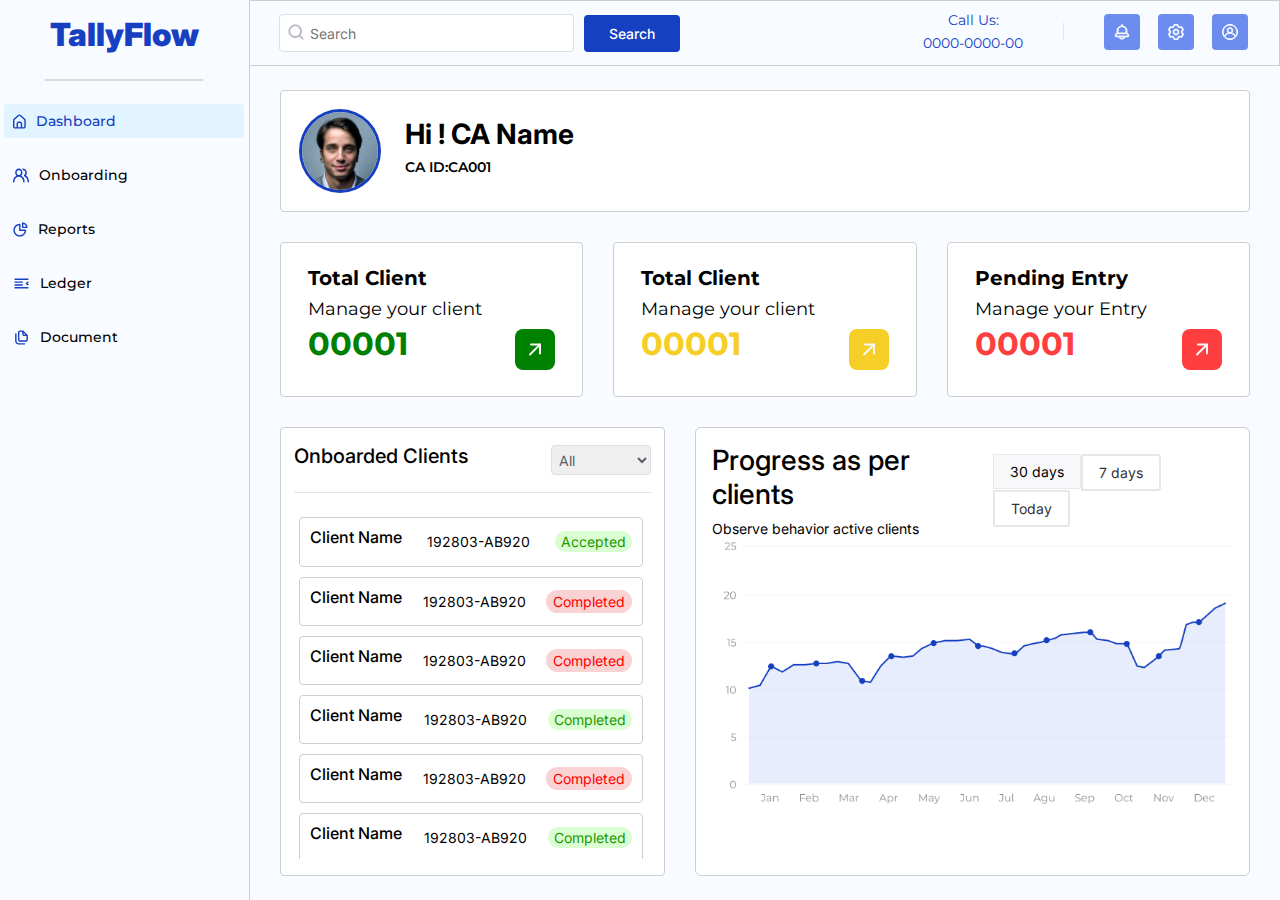
<file: index.html>
<!DOCTYPE html>
<html lang="en">

<head>
    <meta charset="UTF-8">
    <meta name="viewport" content="width=device-width, initial-scale=1.0">
    <title>CA Dashboard</title>
    <link rel="stylesheet" href="css/bootstrap.min.css">
    <script src="js/jqerry.js"></script>
    <script src="js/bootstrap.bundle.min.js"></script>
    <script src="js/script.js"></script>
    <link rel="stylesheet" href="css/global.css">
</head>

<body>

    <section class="main-frame">
        <div class="sidebar-frame">
            <div class="frame-group">
                <div class="tallyflow-frame">
                    <a class="TallyFlow">TallyFlow</a>
                    <img class="frame-child" alt="" src="img/vector-190.svg">
                </div>

                <nav class="nav-content-frame">
                    <!-- <div class="nav-component-parent"> -->
                    <a class="sidebar-navs-links active-links" href="index.html">
                        <img src="img/management-icon.svg" alt="icon"><span>Dashboard</span>
                    </a>

                    <a class="sidebar-navs-links" href="onboarding.html">
                        <img src="img/user-management.svg" alt="icon"><span>Onboarding</span>
                    </a>

                    <a class="sidebar-navs-links" href="reports.html">
                        <img src="img/reposrts_bar.svg" alt="icon"><span>Reports</span>
                    </a>


                    <a class="sidebar-navs-links" href="ledger.html">
                        <img src="img/sidebar_ledger.svg" alt="icon"><span>Ledger</span>
                    </a>

                    <a class="sidebar-navs-links" href="document.html">
                        <img src="img/sidebar_document.svg" alt="icon"><span>Document</span>
                    </a>
                    <!-- </div> -->
                </nav>
            </div>
        </div>
        <div class="main-section-component">
            <!-- top section -->
            <header class="top-section">
                <div class="top-serch-bar">
                    <img src="img/iconsearch@2x.png " class="abosolute-img" width="20px" height="20px" alt="">
                    <input type="text" name="search" class="Search" placeholder="Search">
                    <input type="button" value="Search" class="search-btn ">
                </div>

                <div class="call-notification">
                    <div class="call">
                        <a class="call-us">Call Us:</a>
                        <a class="call-us1">0000-0000-00</a>
                    </div>
                    <img class="call-icon" alt="" src="img/call-icon.svg">
                    <div class="notifications">
                        <div class="buttons " id="notification-btn">
                            <img class="notification-icon" loading="lazy" alt="notification" src="img/notification.svg">
                        </div>
                        <div class="buttons">
                            <img class="notification-icon" loading="lazy" alt="notification" src="img/setting.svg">
                        </div>
                        <div class="buttons profile-btn" id="profile-btn">
                            <img class="user-icon" loading="lazy" id="profile-toggle" alt="notification"
                                src="img/user.svg">
                            <div class="profile-section " id="profile-section" style="display:none;">
                                <div class="profile-name-content">
                                    <div>
                                        <img class="profile-image" src="img/profile-card.png" alt="profile"></img>
                                    </div>
                                    <div class="flex-name-id">
                                        <h4><b>CA Name</b></h4>
                                        <p>USer ID : <span> CA0001</span></p>
                                        <p>Email : <span> ca001@gmail.com</span></p>
                                        <p>Type : <span>ca</span></p>
                                    </div>
                                </div>
                                <a href="#" class="text-right text-danger">
                                    <span><img src="img/logout.svg" alt="logout"></span> Sign Out</a>
                                <div class="profile-box"></div>
                                <div class="profile-box"></div>
                                <div class="profile-box"></div>
                                <div class="profile-box"></div>
                            </div>
                        </div>
                    </div>
                </div>
            </header>
            <!-- top section -->

            <div class="middle-frame-section pt-4 home-middle-section">
                <div class="container-fluid section-frame">
                    <div class="col-lg-12 col-sm-12 col-md-12 ">
                        <div class="CA-profile bg-white">
                            <div class="profile-icon">
                                <img src="img/ca_profile_img.jpg" class="profile" alt="profile">
                            </div>
                            <div class="ca-detail ml-4">
                                <h3 class="ca-name">Hi ! CA Name</h3>
                                <h6 class="ca-id"> CA ID:CA001</h6>
                            </div>
                        </div>
                    </div>
                    <div class="container-fluid row m-0  card-row">
                        <div class="component-box component-171">
                            <div class="frame-div">
                                <div>
                                    <h5><b>Total Client</b></h5>
                                    <p>Manage your client</p>
                                </div>
                                <div class="client-count">
                                    <div class="client-number">
                                        <h2><b>00001</b></h2>
                                    </div>
                                    <div class="arrow1">
                                        <img class="icons1" loading="lazy" alt="" src="img/icons.svg">
                                    </div>
                                </div>
                            </div>
                        </div>

                        <div class="component-box component-172">
                            <div class="frame-div">
                                <div>
                                    <h5><b>Total Client</b></h5>
                                    <p>Manage your client</p>
                                </div>
                                <div class="pending-reports">
                                    <div class="pending-reports-number">
                                        <h2><b>00001</b></h2>
                                    </div>
                                    <div class="arrow1 ">
                                        <img class="icons1 " loading="lazy" alt="" src="img/icons.svg">
                                    </div>
                                </div>
                            </div>
                        </div>
                        <div class="component-box component-173">
                            <div class="frame-div">
                                <div>
                                    <h5><b>Pending Entry</b></h5>
                                    <p>Manage your Entry</p>
                                </div>
                                <div class="pending-entry">
                                    <div class="pending-entry-number">
                                        <h2><b>00001</b></h2>
                                    </div>
                                    <div class="arrow1">
                                        <img class="icons1" loading="lazy" alt="" src="img/icons.svg">
                                    </div>
                                </div>
                            </div>
                        </div>
                    </div>
                    <div class="container-fluid  onboarding-row ">
                        <div class="box-t">
                            <div class="onboarding-clients">
                                <div class="onboarding-header">
                                    <h5>Onboarded Clients</h5>
                                    <div>
                                        <form action="">
                                            <select class="select-option">
                                                <option value="All" selected>All</option>
                                                <option value="New clients">New Clients</option>
                                                <option value="Pending">Pending</option>
                                                <option value="Success">Success</option>
                                            </select>
                                        </form>
                                    </div>
                                </div>
                                <hr>
                                <div class="onboarding-client-list ">
                                    <div class="client-data">
                                        <h6>Client Name</h6>
                                        <p>192803-AB920</p>
                                        <p class="status-completed">Accepted</p>
                                    </div>
                                    <div class="client-data">
                                        <h6>Client Name</h6>
                                        <p>192803-AB920</p>
                                        <p class="status-pending">Completed</p>
                                    </div>
                                    <div class="client-data">
                                        <h6>Client Name</h6>
                                        <p>192803-AB920</p>
                                        <p class="status-pending">Completed</p>
                                    </div>
                                    <div class="client-data">
                                        <h6>Client Name</h6>
                                        <p>192803-AB920</p>
                                        <p class="status-completed">Completed</p>
                                    </div>
                                    <div class="client-data">
                                        <h6>Client Name</h6>
                                        <p>192803-AB920</p>
                                        <p class="status-pending">Completed</p>
                                    </div>
                                    <div class="client-data">
                                        <h6>Client Name</h6>
                                        <p>192803-AB920</p>
                                        <p class="status-completed">Completed</p>
                                    </div>
                                    <div class="client-data">
                                        <h6>Client Name</h6>
                                        <p>192803-AB920</p>
                                        <p class="status-pending">Completed</p>
                                    </div>

                                </div>
                            </div>
                        </div>
                        <div class="chart-box">
                            <div class="chart-header">
                                <div>
                                    <h3>Progress as per clients</h3>
                                    <p>Observe behavior active clients</p>
                                </div>
                                <div>
                                    <ul class="nav nav-tabs days  bg-white" id="myTab" role="tablist">
                                        <li class="nav-item " role="presentation">
                                            <a class="nav-link  active" id="home-tab" data-toggle="tab" href="#home"
                                                role="tab" aria-controls="home" aria-selected="true">30 days</a>
                                        </li>
                                        <li class="nav-item " role="presentation">
                                            <a class="nav-link " id="profile-tab" data-toggle="tab" href="#profile"
                                                role="tab" aria-controls="profile" aria-selected="false">7 days</a>
                                        </li>
                                        <li class="nav-item " role="presentation">
                                            <a class="nav-link " id="contact-tab" data-toggle="tab" href="#contact"
                                                role="tab" aria-controls="contact" aria-selected="false">Today</a>
                                        </li>
                                    </ul>
                                </div>
                            </div>
                            <div class="chart-img">
                                <div class="tab-content" id="myTabContent">
                                    <div class="tab-pane fade show active" id="home" role="tabpanel"
                                        aria-labelledby="home-tab">
                                        <img src="img/chart1.png" class="img-fluid" alt="Line and bar chart">
                                    </div>
                                    <div class="tab-pane fade" id="profile" role="tabpanel"
                                        aria-labelledby="profile-tab">
                                        <img src="img/chart1.png" class="img-fluid" alt="Line and bar chart">
                                    </div>
                                    <div class="tab-pane fade" id="contact" role="tabpanel"
                                        aria-labelledby="contact-tab">
                                        <img src="img/chart1.png" class="img-fluid" alt="Line and bar chart">
                                    </div>
                                </div>
                            </div>
                        </div>

                    </div>
                </div>
                <br>
                <div class="bg-white">
                    <div class="container-fluid table-data">
                        <div class="rows-header">
                            <div>
                                <b>
                                    <h3 class="recent-reports">Recent Reports</h3>
                                </b>
                                <p class="reports-para">Keep track of your latest client reports with easy access and
                                    management</p>
                            </div>
                            <br>
                            <div class="button-p">
                                <a class="add d-block px-3 py-0 bg-white text-center border-btn">
                                    <h4>+</h4>
                                </a>
                                <a class="add d-block px-3 py-2 bg-white text-center border-btn"><img
                                        src="img/share.svg" alt="icon"></a>
                                <a class="add d-block px-3 py-2 bg-white text-center border-btn"><img
                                        src="img/icons-6.svg" alt="icon"> Filter</a>
                            </div>
                        </div>
                        <br>
                        <div class="recent-report-list">
                            <ul class="nav nav-tabs" id="myTab" role="tablist">
                                <li class="nav-item">
                                    <a class="nav-link active" id="today-tab" data-toggle="tab" href="#today" role="tab"
                                        aria-controls="today" aria-selected="true">Today</a>
                                </li>
                                <li class="nav-item">
                                    <a class="nav-link" id="seven-days-tab" data-toggle="tab" href="#seven-days"
                                        role="tab" aria-controls="seven-days" aria-selected="false">7 days</a>
                                </li>
                                <li class="nav-item">
                                    <a class="nav-link" id="thirty-days-tab" data-toggle="tab" href="#thirty-days"
                                        role="tab" aria-controls="thirty-days" aria-selected="false">30 days</a>
                                </li>
                                <li class="nav-item">
                                    <a class="nav-link" id="last-year-tab" data-toggle="tab" href="#last-year"
                                        role="tab" aria-controls="last-year" aria-selected="false">Last Year</a>
                                </li>
                            </ul>

                            <div class="reposrts-row mt-3">
                                <div class="reposrts-heading">
                                    <b>
                                        <p>Client Name</p>
                                    </b>
                                    <b>
                                        <p>Date</p>
                                    </b>
                                    <b>
                                        <p>Status</p>
                                    </b>
                                    <b>
                                        <p>PAN No.</p>
                                    </b>
                                    <b>
                                        <p>Quick Actions</p>
                                    </b>
                                </div>

                                <div class="tab-content" id="myTabContent">
                                    <div class="tab-pane fade show active" id="today" role="tabpanel"
                                        aria-labelledby="today-tab">
                                        <!-- today reports -->
                                        <div class="reports-row-data">
                                            <div class="client-name">
                                                <input type="checkbox" name="check" id="check">
                                                <div>
                                                    <h6>client name</h6>
                                                    <p>192803-AB920</p>
                                                </div>
                                            </div>
                                            <div class="date">09/06/2023</div>
                                            <div>
                                                <p class="status-completed">

                                                    accepted
                                                </p>
                                            </div>
                                            <div class="pan-number">FPKPD5658D</div>
                                            <div class="tool-icon">
                                                <a href="#"><img src="img/uiledit.svg" alt="icon"></a>
                                                <a href="#"><img src="img/uilprint.svg" alt="icon"></a>
                                                <a href="#"><img src="img/uilimport.svg" alt="icon"></a>
                                            </div>
                                        </div>

                                        <div class="reports-row-data">
                                            <div class="client-name">
                                                <input type="checkbox" name="check" id="check">
                                                <div>
                                                    <h6>client name</h6>
                                                    <p>192803-AB920</p>
                                                </div>
                                            </div>
                                            <div class="date">09/06/2023</div>
                                            <div>
                                                <p class="status-pending"> pending </p>
                                            </div>
                                            <div class="pan-number">FPKPD5658D</div>
                                            <div class="tool-icon">
                                                <a href="#"><img src="img/uiledit.svg" alt="icon"></a>
                                                <a href="#"><img src="img/uilprint.svg" alt="icon"></a>
                                                <a href="#"><img src="img/uilimport.svg" alt="icon"></a>
                                            </div>
                                        </div>


                                        <div class="reports-row-data">
                                            <div class="client-name">
                                                <input type="checkbox" name="check" id="check">
                                                <div>
                                                    <h6>client name</h6>
                                                    <p>192803-AB920</p>
                                                </div>
                                            </div>
                                            <div class="date">09/06/2023</div>
                                            <div>
                                                <p class="status-completed">

                                                    accepted
                                                </p>
                                            </div>
                                            <div class="pan-number">FPKPD5658D</div>
                                            <div class="tool-icon">
                                                <a href="#"><img src="img/uiledit.svg" alt="icon"></a>
                                                <a href="#"><img src="img/uilprint.svg" alt="icon"></a>
                                                <a href="#"><img src="img/uilimport.svg" alt="icon"></a>
                                            </div>
                                        </div>

                                        <div class="reports-row-data">
                                            <div class="client-name">
                                                <input type="checkbox" name="check" id="check">
                                                <div>
                                                    <h6>client name</h6>
                                                    <p>192803-AB920</p>
                                                </div>
                                            </div>
                                            <div class="date">09/06/2023</div>

                                            <div>
                                                <p class="status-pending"> pending </p>
                                            </div>

                                            <div class="pan-number">FPKPD5658D</div>
                                            <div class="tool-icon">
                                                <a href="#"><img src="img/uiledit.svg" alt="icon"></a>
                                                <a href="#"><img src="img/uilprint.svg" alt="icon"></a>
                                                <a href="#"><img src="img/uilimport.svg" alt="icon"></a>
                                            </div>
                                        </div>


                                        <div class="reports-row-data">
                                            <div class="client-name">
                                                <input type="checkbox" name="check" id="check">
                                                <div>
                                                    <h6>client name</h6>
                                                    <p>192803-AB920</p>
                                                </div>
                                            </div>
                                            <div class="date">09/06/2023</div>
                                            <div>
                                                <p class="status-completed">

                                                    accepted
                                                </p>
                                            </div>
                                            <div class="pan-number">FPKPD5658D</div>
                                            <div class="tool-icon">
                                                <a href="#"><img src="img/uiledit.svg" alt="icon"></a>
                                                <a href="#"><img src="img/uilprint.svg" alt="icon"></a>
                                                <a href="#"><img src="img/uilimport.svg" alt="icon"></a>
                                            </div>
                                        </div>



                                        <div class="reports-row-data">
                                            <div class="client-name">
                                                <input type="checkbox" name="check" id="check">
                                                <div>
                                                    <h6>client name</h6>
                                                    <p>192803-AB920</p>
                                                </div>
                                            </div>
                                            <div class="date">09/06/2023</div>
                                            <div>
                                                <p class="status-completed">

                                                    accepted
                                                </p>
                                            </div>
                                            <div class="pan-number">FPKPD5658D</div>
                                            <div class="tool-icon">
                                                <a href="#"><img src="img/uiledit.svg" alt="icon"></a>
                                                <a href="#"><img src="img/uilprint.svg" alt="icon"></a>
                                                <a href="#"><img src="img/uilimport.svg" alt="icon"></a>
                                            </div>
                                        </div>



                                        <div class="reports-row-data">
                                            <div class="client-name">
                                                <input type="checkbox" name="check" id="check">
                                                <div>
                                                    <h6>client name</h6>
                                                    <p>192803-AB920</p>
                                                </div>
                                            </div>
                                            <div class="date">09/06/2023</div>

                                            <div>
                                                <p class="status-pending">pending </p>
                                            </div>

                                            <div class="pan-number">FPKPD5658D</div>
                                            <div class="tool-icon">
                                                <a href="#"><img src="img/uiledit.svg" alt="icon"></a>
                                                <a href="#"><img src="img/uilprint.svg" alt="icon"></a>
                                                <a href="#"><img src="img/uilimport.svg" alt="icon"></a>
                                            </div>
                                        </div>



                                        <div class="reports-row-data">
                                            <div class="client-name">
                                                <input type="checkbox" name="check" id="check">
                                                <div>
                                                    <h6>client name</h6>
                                                    <p>192803-AB920</p>
                                                </div>
                                            </div>
                                            <div class="date">09/06/2023</div>
                                            <div>
                                                <p class="status-pending"> pending </p>
                                            </div>
                                            <div class="pan-number">FPKPD5658D</div>
                                            <div class="tool-icon">
                                                <a href="#"><img src="img/uiledit.svg" alt="icon"></a>
                                                <a href="#"><img src="img/uilprint.svg" alt="icon"></a>
                                                <a href="#"><img src="img/uilimport.svg" alt="icon"></a>
                                            </div>
                                        </div>


                                        <div class="reports-row-data">
                                            <div class="client-name">
                                                <input type="checkbox" name="check" id="check">
                                                <div>
                                                    <h6>client name</h6>
                                                    <p>192803-AB920</p>
                                                </div>
                                            </div>
                                            <div class="date">09/06/2023</div>
                                            <div>
                                                <p class="status-completed">

                                                    accepted
                                                </p>
                                            </div>
                                            <div class="pan-number">FPKPD5658D</div>
                                            <div class="tool-icon">
                                                <a href="#"><img src="img/uiledit.svg" alt="icon"></a>
                                                <a href="#"><img src="img/uilprint.svg" alt="icon"></a>
                                                <a href="#"><img src="img/uilimport.svg" alt="icon"></a>
                                            </div>
                                        </div>
                                        <!-- today reports -->
                                    </div>

                                    <div class="tab-pane fade" id="seven-days" role="tabpanel"
                                        aria-labelledby="seven-days-tab">
                                        <!-- 7 days reports -->
                                        <div class="reports-row-data">
                                            <div class="client-name">
                                                <input type="checkbox" name="check" id="check">
                                                <div>
                                                    <h6>client name</h6>
                                                    <p>192803-AB920</p>
                                                </div>
                                            </div>
                                            <div class="date">09/06/2023</div>
                                            <div>
                                                <p class="status-completed">

                                                    accepted
                                                </p>
                                            </div>
                                            <div class="pan-number">FPKPD5658D</div>
                                            <div class="tool-icon">
                                                <a href="#"><img src="img/uiledit.svg" alt="icon"></a>
                                                <a href="#"><img src="img/uilprint.svg" alt="icon"></a>
                                                <a href="#"><img src="img/uilimport.svg" alt="icon"></a>
                                            </div>
                                        </div>


                                        <div class="reports-row-data">
                                            <div class="client-name">
                                                <input type="checkbox" name="check" id="check">
                                                <div>
                                                    <h6>client name</h6>
                                                    <p>192803-AB920</p>
                                                </div>
                                            </div>
                                            <div class="date">09/06/2023</div>
                                            <div>
                                                <p class="status-pending"> pending </p>
                                            </div>
                                            <div class="pan-number">FPKPD5658D</div>
                                            <div class="tool-icon">
                                                <a href="#"><img src="img/uiledit.svg" alt="icon"></a>
                                                <a href="#"><img src="img/uilprint.svg" alt="icon"></a>
                                                <a href="#"><img src="img/uilimport.svg" alt="icon"></a>
                                            </div>
                                        </div>



                                        <div class="reports-row-data">
                                            <div class="client-name">
                                                <input type="checkbox" name="check" id="check">
                                                <div>
                                                    <h6>client name</h6>
                                                    <p>192803-AB920</p>
                                                </div>
                                            </div>
                                            <div class="date">09/06/2023</div>
                                            <div>
                                                <p class="status-pending"> pending </p>
                                            </div>
                                            <div class="pan-number">FPKPD5658D</div>
                                            <div class="tool-icon">
                                                <a href="#"><img src="img/uiledit.svg" alt="icon"></a>
                                                <a href="#"><img src="img/uilprint.svg" alt="icon"></a>
                                                <a href="#"><img src="img/uilimport.svg" alt="icon"></a>
                                            </div>
                                        </div>



                                        <div class="reports-row-data">
                                            <div class="client-name">
                                                <input type="checkbox" name="check" id="check">
                                                <div>
                                                    <h6>client name</h6>
                                                    <p>192803-AB920</p>
                                                </div>
                                            </div>
                                            <div class="date">09/06/2023</div>
                                            <div>
                                                <p class="status-completed">

                                                    accepted
                                                </p>
                                            </div>
                                            <div class="pan-number">FPKPD5658D</div>
                                            <div class="tool-icon">
                                                <a href="#"><img src="img/uiledit.svg" alt="icon"></a>
                                                <a href="#"><img src="img/uilprint.svg" alt="icon"></a>
                                                <a href="#"><img src="img/uilimport.svg" alt="icon"></a>
                                            </div>
                                        </div>



                                        <div class="reports-row-data">
                                            <div class="client-name">
                                                <input type="checkbox" name="check" id="check">
                                                <div>
                                                    <h6>client name</h6>
                                                    <p>192803-AB920</p>
                                                </div>
                                            </div>
                                            <div class="date">09/06/2023</div>
                                            <div>
                                                <p class="status-completed">

                                                    accepted
                                                </p>
                                            </div>
                                            <div class="pan-number">FPKPD5658D</div>
                                            <div class="tool-icon">
                                                <a href="#"><img src="img/uiledit.svg" alt="icon"></a>
                                                <a href="#"><img src="img/uilprint.svg" alt="icon"></a>
                                                <a href="#"><img src="img/uilimport.svg" alt="icon"></a>
                                            </div>
                                        </div>



                                        <div class="reports-row-data">
                                            <div class="client-name">
                                                <input type="checkbox" name="check" id="check">
                                                <div>
                                                    <h6>client name</h6>
                                                    <p>192803-AB920</p>
                                                </div>
                                            </div>
                                            <div class="date">09/06/2023</div>
                                            <div>
                                                <p class="status-completed">

                                                    accepted
                                                </p>
                                            </div>
                                            <div class="pan-number">FPKPD5658D</div>
                                            <div class="tool-icon">
                                                <a href="#"><img src="img/uiledit.svg" alt="icon"></a>
                                                <a href="#"><img src="img/uilprint.svg" alt="icon"></a>
                                                <a href="#"><img src="img/uilimport.svg" alt="icon"></a>
                                            </div>
                                        </div>



                                        <div class="reports-row-data">
                                            <div class="client-name">
                                                <input type="checkbox" name="check" id="check">
                                                <div>
                                                    <h6>client name</h6>
                                                    <p>192803-AB920</p>
                                                </div>
                                            </div>
                                            <div class="date">09/06/2023</div>
                                            <div>
                                                <p class="status-pending"> pending </p>
                                            </div>
                                            <div class="pan-number">FPKPD5658D</div>
                                            <div class="tool-icon">
                                                <a href="#"><img src="img/uiledit.svg" alt="icon"></a>
                                                <a href="#"><img src="img/uilprint.svg" alt="icon"></a>
                                                <a href="#"><img src="img/uilimport.svg" alt="icon"></a>
                                            </div>
                                        </div>


                                        <div class="reports-row-data">
                                            <div class="client-name">
                                                <input type="checkbox" name="check" id="check">
                                                <div>
                                                    <h6>client name</h6>
                                                    <p>192803-AB920</p>
                                                </div>
                                            </div>
                                            <div class="date">09/06/2023</div>
                                            <div>
                                                <p class="status-completed">

                                                    accepted
                                                </p>
                                            </div>
                                            <div class="pan-number">FPKPD5658D</div>
                                            <div class="tool-icon">
                                                <a href="#"><img src="img/uiledit.svg" alt="icon"></a>
                                                <a href="#"><img src="img/uilprint.svg" alt="icon"></a>
                                                <a href="#"><img src="img/uilimport.svg" alt="icon"></a>
                                            </div>
                                        </div>
                                        <!-- 7 days reports -->
                                    </div>

                                    <div class="tab-pane fade" id="thirty-days" role="tabpanel"
                                        aria-labelledby="thirty-days-tab">

                                        <!-- 30 days reports -->
                                        <div class="reports-row-data">
                                            <div class="client-name">
                                                <input type="checkbox" name="check" id="check">
                                                <div>
                                                    <h6>client name</h6>
                                                    <p>192803-AB920</p>
                                                </div>
                                            </div>
                                            <div class="date">09/06/2023</div>
                                            <div>
                                                <p class="status-completed">

                                                    accepted
                                                </p>
                                            </div>
                                            <div class="pan-number">FPKPD5658D</div>
                                            <div class="tool-icon">
                                                <a href="#"><img src="img/uiledit.svg" alt="icon"></a>
                                                <a href="#"><img src="img/uilprint.svg" alt="icon"></a>
                                                <a href="#"><img src="img/uilimport.svg" alt="icon"></a>
                                            </div>
                                        </div>

                                        <div class="reports-row-data">
                                            <div class="client-name">
                                                <input type="checkbox" name="check" id="check">
                                                <div>
                                                    <h6>client name</h6>
                                                    <p>192803-AB920</p>
                                                </div>
                                            </div>
                                            <div class="date">09/06/2023</div>
                                            <div>
                                                <p class="status-completed">

                                                    accepted
                                                </p>
                                            </div>
                                            <div class="pan-number">FPKPD5658D</div>
                                            <div class="tool-icon">
                                                <a href="#"><img src="img/uiledit.svg" alt="icon"></a>
                                                <a href="#"><img src="img/uilprint.svg" alt="icon"></a>
                                                <a href="#"><img src="img/uilimport.svg" alt="icon"></a>
                                            </div>
                                        </div>


                                        <div class="reports-row-data">
                                            <div class="client-name">
                                                <input type="checkbox" name="check" id="check">
                                                <div>
                                                    <h6>client name</h6>
                                                    <p>192803-AB920</p>
                                                </div>
                                            </div>
                                            <div class="date">09/06/2023</div>
                                            <div>
                                                <p class="status-pending"> pending </p>
                                            </div>
                                            <div class="pan-number">FPKPD5658D</div>
                                            <div class="tool-icon">
                                                <a href="#"><img src="img/uiledit.svg" alt="icon"></a>
                                                <a href="#"><img src="img/uilprint.svg" alt="icon"></a>
                                                <a href="#"><img src="img/uilimport.svg" alt="icon"></a>
                                            </div>
                                        </div>


                                        <div class="reports-row-data">
                                            <div class="client-name">
                                                <input type="checkbox" name="check" id="check">
                                                <div>
                                                    <h6>client name</h6>
                                                    <p>192803-AB920</p>
                                                </div>
                                            </div>
                                            <div class="date">09/06/2023</div>
                                            <div>
                                                <p class="status-completed">

                                                    accepted
                                                </p>
                                            </div>
                                            <div class="pan-number">FPKPD5658D</div>
                                            <div class="tool-icon">
                                                <a href="#"><img src="img/uiledit.svg" alt="icon"></a>
                                                <a href="#"><img src="img/uilprint.svg" alt="icon"></a>
                                                <a href="#"><img src="img/uilimport.svg" alt="icon"></a>
                                            </div>
                                        </div>


                                        <div class="reports-row-data">
                                            <div class="client-name">
                                                <input type="checkbox" name="check" id="check">
                                                <div>
                                                    <h6>client name</h6>
                                                    <p>192803-AB920</p>
                                                </div>
                                            </div>
                                            <div class="date">09/06/2023</div>
                                            <div>
                                                <p class="status-completed">

                                                    accepted
                                                </p>
                                            </div>
                                            <div class="pan-number">FPKPD5658D</div>
                                            <div class="tool-icon">
                                                <a href="#"><img src="img/uiledit.svg" alt="icon"></a>
                                                <a href="#"><img src="img/uilprint.svg" alt="icon"></a>
                                                <a href="#"><img src="img/uilimport.svg" alt="icon"></a>
                                            </div>
                                        </div>

                                        <!-- 30 days reports -->
                                    </div>

                                    <div class="tab-pane fade" id="last-year" role="tabpanel"
                                        aria-labelledby="last-year-tab">
                                        <!-- last year reporst -->
                                        <div class="reports-row-data">
                                            <div class="client-name">
                                                <input type="checkbox" name="check" id="check">
                                                <div>
                                                    <h6>client name</h6>
                                                    <p>192803-AB920</p>
                                                </div>
                                            </div>
                                            <div class="date">09/06/2023</div>
                                            <div>
                                                <p class="status-pending">pending </p>
                                            </div>
                                            <div class="pan-number">FPKPD5658D</div>
                                            <div class="tool-icon">
                                                <a href="#"><img src="img/uiledit.svg" alt="icon"></a>
                                                <a href="#"><img src="img/uilprint.svg" alt="icon"></a>
                                                <a href="#"><img src="img/uilimport.svg" alt="icon"></a>
                                            </div>
                                        </div>



                                        <div class="reports-row-data">
                                            <div class="client-name">
                                                <input type="checkbox" name="check" id="check">
                                                <div>
                                                    <h6>client name</h6>
                                                    <p>192803-AB920</p>
                                                </div>
                                            </div>
                                            <div class="date">09/06/2023</div>
                                            <div>
                                                <p class="status-completed">

                                                    accepted
                                                </p>
                                            </div>
                                            <div class="pan-number">FPKPD5658D</div>
                                            <div class="tool-icon">
                                                <a href="#"><img src="img/uiledit.svg" alt="icon"></a>
                                                <a href="#"><img src="img/uilprint.svg" alt="icon"></a>
                                                <a href="#"><img src="img/uilimport.svg" alt="icon"></a>
                                            </div>
                                        </div>


                                        <div class="reports-row-data">
                                            <div class="client-name">
                                                <input type="checkbox" name="check" id="check">
                                                <div>
                                                    <h6>client name</h6>
                                                    <p>192803-AB920</p>
                                                </div>
                                            </div>
                                            <div class="date">09/06/2023</div>
                                            <div>
                                                <p class="status-pending"> pending </p>
                                            </div>
                                            <div class="pan-number">FPKPD5658D</div>
                                            <div class="tool-icon">
                                                <a href="#"><img src="img/uiledit.svg" alt="icon"></a>
                                                <a href="#"><img src="img/uilprint.svg" alt="icon"></a>
                                                <a href="#"><img src="img/uilimport.svg" alt="icon"></a>
                                            </div>
                                        </div>

                                        <div class="reports-row-data">
                                            <div class="client-name">
                                                <input type="checkbox" name="check" id="check">
                                                <div>
                                                    <h6>client name</h6>
                                                    <p>192803-AB920</p>
                                                </div>
                                            </div>
                                            <div class="date">09/06/2023</div>
                                            <div>
                                                <p class="status-completed">

                                                    accepted
                                                </p>
                                            </div>
                                            <div class="pan-number">FPKPD5658D</div>
                                            <div class="tool-icon">
                                                <a href="#"><img src="img/uiledit.svg" alt="icon"></a>
                                                <a href="#"><img src="img/uilprint.svg" alt="icon"></a>
                                                <a href="#"><img src="img/uilimport.svg" alt="icon"></a>
                                            </div>
                                        </div>


                                        <div class="reports-row-data">
                                            <div class="client-name">
                                                <input type="checkbox" name="check" id="check">
                                                <div>
                                                    <h6>client name</h6>
                                                    <p>192803-AB920</p>
                                                </div>
                                            </div>
                                            <div class="date">09/06/2023</div>
                                            <div>
                                                <p class="status-completed">

                                                    accepted
                                                </p>
                                            </div>
                                            <div class="pan-number">FPKPD5658D</div>
                                            <div class="tool-icon">
                                                <a href="#"><img src="img/uiledit.svg" alt="icon"></a>
                                                <a href="#"><img src="img/uilprint.svg" alt="icon"></a>
                                                <a href="#"><img src="img/uilimport.svg" alt="icon"></a>
                                            </div>
                                        </div>


                                        <div class="reports-row-data">
                                            <div class="client-name">
                                                <input type="checkbox" name="check" id="check">
                                                <div>
                                                    <h6>client name</h6>
                                                    <p>192803-AB920</p>
                                                </div>
                                            </div>
                                            <div class="date">09/06/2023</div>
                                            <div>
                                                <p class="status-completed">

                                                    accepted
                                                </p>
                                            </div>
                                            <div class="pan-number">FPKPD5658D</div>
                                            <div class="tool-icon">
                                                <a href="#"><img src="img/uiledit.svg" alt="icon"></a>
                                                <a href="#"><img src="img/uilprint.svg" alt="icon"></a>
                                                <a href="#"><img src="img/uilimport.svg" alt="icon"></a>
                                            </div>
                                        </div>


                                        <div class="reports-row-data">
                                            <div class="client-name">
                                                <input type="checkbox" name="check" id="check">
                                                <div>
                                                    <h6>client name</h6>
                                                    <p>192803-AB920</p>
                                                </div>
                                            </div>
                                            <div class="date">09/06/2023</div>
                                            <div>
                                                <p class="status-completed">

                                                    accepted
                                                </p>
                                            </div>
                                            <div class="pan-number">FPKPD5658D</div>
                                            <div class="tool-icon">
                                                <a href="#"><img src="img/uiledit.svg" alt="icon"></a>
                                                <a href="#"><img src="img/uilprint.svg" alt="icon"></a>
                                                <a href="#"><img src="img/uilimport.svg" alt="icon"></a>
                                            </div>
                                        </div>
                                        <!-- last year reporst -->
                                    </div>
                                </div>
                            </div>
                        </div>
                    </div>
                </div>
            </div>

    </section>


</body>

</html>
</file>
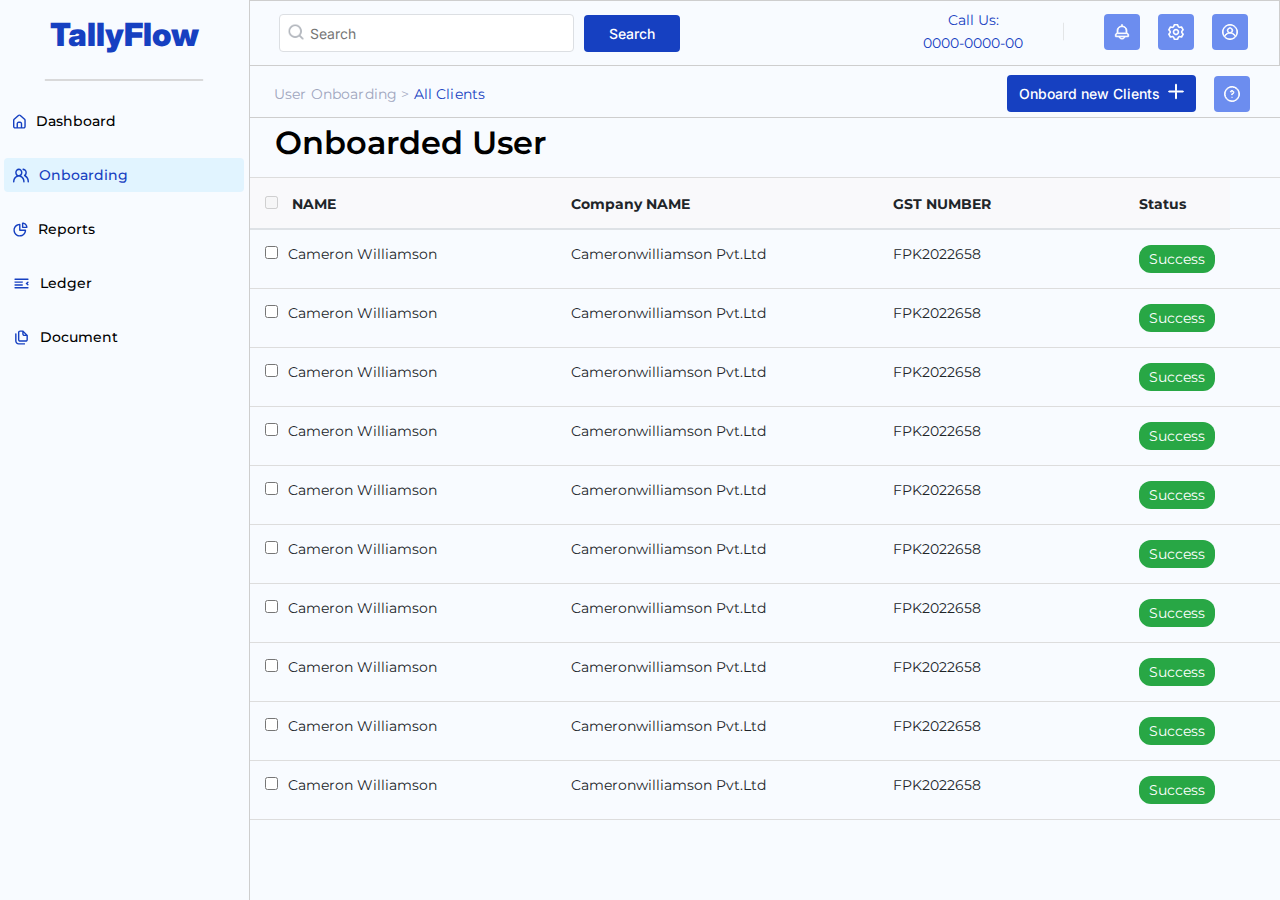
<file: allclients.html>
<!DOCTYPE html>
<html lang="en">

<head>
    <meta charset="UTF-8">
    <meta name="viewport" content="width=device-width, initial-scale=1.0">
    <title>CA Dashboard</title>
    <link rel="stylesheet" href="css/bootstrap.min.css">
    <script src="js/jqerry.js"></script>
    <script src="js/bootstrap.bundle.min.js"></script>
    <script src="js/script.js"></script>
    <link rel="stylesheet" href="css/global.css">

</head>
<style>

</style>

<body>

    <section class="main-frame">
        <div class="sidebar-frame">
            <div class="frame-group">
                <div class="tallyflow-frame">
                    <a class="TallyFlow">TallyFlow</a>
                    <img class="frame-child" alt="" src="img/vector-190.svg">
                </div>

                <nav class="nav-content-frame">
                    <!-- <div class="nav-component-parent"> -->
                    <a class="sidebar-navs-links " href="index.html">
                        <img src="img/management-icon.svg" alt="icon"><span>Dashboard</span>
                    </a>

                    <a class="sidebar-navs-links active-links" href="onboarding.html">
                        <img src="img/user-management.svg" alt="icon"><span>Onboarding</span>
                    </a>

                    <a class="sidebar-navs-links" href="reports.html">
                        <img src="img/reposrts_bar.svg" alt="icon"><span>Reports</span>
                    </a>


                    <a class="sidebar-navs-links" href="ledger.html">
                        <img src="img/sidebar_ledger.svg" alt="icon"><span>Ledger</span>
                    </a>

                    <a class="sidebar-navs-links" href="document.html">
                        <img src="img/sidebar_document.svg" alt="icon"><span>Document</span>
                    </a>
                    <!-- </div> -->
                </nav>
            </div>
        </div>
        <div class="main-section-component gap">
            <!-- top section -->
            <header class="top-section">
                <div class="top-serch-bar">
                    <img src="img/iconsearch@2x.png " class="abosolute-img" width="20px" height="20px" alt="">
                    <input type="text" name="search" class="Search" placeholder="Search">
                    <input type="button" value="Search" class="search-btn ">
                </div>

                <div class="call-notification">
                    <div class="call">
                        <a class="call-us">Call Us:</a>
                        <a class="call-us1">0000-0000-00</a>
                    </div>
                    <img class="call-icon" alt="" src="img/call-icon.svg">
                    <div class="notifications">
                        <div class="buttons " id="notification-btn">
                            <img class="notification-icon" loading="lazy" alt="notification" src="img/notification.svg">
                        </div>
                        <div class="buttons">
                            <img class="notification-icon" loading="lazy" alt="notification" src="img/setting.svg">
                        </div>
                        <div class="buttons profile-btn" id="profile-btn">
                            <img class="user-icon" loading="lazy" id="profile-toggle" alt="notification"
                                src="img/user.svg">
                            <div class="profile-section " id="profile-section" style="display:none;">
                                <div class="profile-name-content">
                                    <div>
                                        <img class="profile-image" src="img/profile-card.png" alt="profile"></img>
                                    </div>
                                    <div class="flex-name-id">
                                        <h4><b>CA Name</b></h4>
                                        <p>USer ID : <span> CA0001</span></p>
                                        <p>Email : <span> ca001@gmail.com</span></p>
                                        <p>Type : <span>ca</span></p>
                                    </div>
                                </div>
                                <a href="#" class="text-right text-danger">
                                    <span><img src="img/logout.svg" alt="logout"></span> Sign Out</a>
                                <div class="profile-box"></div>
                                <div class="profile-box"></div>
                                <div class="profile-box"></div>
                                <div class="profile-box"></div>
                            </div>
                        </div>
                    </div>
                </div>
            </header>
            <!-- top section -->

            <div class="container-fluid px-0 border-10">
                <div class="bread-crumb">
                    <span><a href="reports.html" class="inactive-breadcrumb">User Onboarding > </a> <a
                            class="active-bread-crumb">All Clients</span></a> </span>
                    <div class="notifications rl">
                        <div class="buttons25" id="buttonsContainer">
                            <a href="onboarding.html" class="schedule-demo10">Onboard new Clients</a>
                            <img class="plus-icon16" alt="icon" src="img/plus.svg">
                        </div>

                        <div class="buttons" id="help">
                            <img class="user-icon" loading="lazy" alt="notification" src="img/help.svg">
                            <div class="help-section" style="display: none; left: -230px;">
                                <ul class="nav nav-tabs" id="myTab" role="tablist">
                                    <li class="nav-item" role="presentation">
                                        <button class="nav-link active" id="home-tab" data-toggle="tab"
                                            data-target="#home" type="button" role="tab" aria-controls="home"
                                            aria-selected="true">Notifications</button>
                                    </li>
                                    <li class="nav-item" role="presentation">
                                        <button class="nav-link" id="profile-tab" data-toggle="tab"
                                            data-target="#profile" type="button" role="tab" aria-controls="profile"
                                            aria-selected="false">Announcements</button>
                                    </li>
                                </ul>
                                <div class="tab-content" id="myTabContent">
                                    <div class="tab-pane fade show active" id="home" role="tabpanel"
                                        aria-labelledby="home-tab">...1</div>
                                    <div class="tab-pane fade" id="profile" role="tabpanel"
                                        aria-labelledby="profile-tab">...2</div>

                                </div>
                            </div>
                        </div>
                    </div>
                </div>
            </div>

            <div class="middle-frame-section ">

                <section class="all-clients">
                    <h2>Onboarded User</h2>
                    <table class="table table-responsive">
                        <thead>
                            <tr>
                                <th><input type="checkbox" name="" id="" disabled> NAME </th>
                                <th> Company NAME </th>
                                <th> GST NUMBER</th>
                                <th>Status</th>
                                <td class="col"><button class="three-dots-set" disabled><img src="img/three-dot.svg"
                                            alt="icon"></button></td>
                            </tr>
                        </thead>
                        <tbody>
                            <tr>
                                <td class="col"><input type="checkbox">Cameron Williamson</td>
                                <td class="col">Cameronwilliamson Pvt.Ltd</td>
                                <td class="col">FPK2022658</td>
                                <td class="col"><span class="status-success">Success</span></td>
                                <td class="col">
                                    <button class="three-dots-set"><img src="img/three-dot.svg" alt="icon">
                                    </button>
                                    <div class="options-list">
                                        <img src="img/reverse-arrow.svg" class="" alt="icon">
                                        <img src="img/edit.svg" class="" alt="icon">
                                        <img src="img/vector-3.svg" class="" alt="icon">
                                        <img src="img/delete.svg" class="" alt="icon">
                                    </div>
                                </td>

                            </tr>

                            <tr>
                                <td class="col"><input type="checkbox">Cameron Williamson</td>
                                <td class="col">Cameronwilliamson Pvt.Ltd</td>
                                <td class="col">FPK2022658</td>
                                <td class="col"><span class="status-success">Success</span></td>
                                <td class="col">
                                    <button class="three-dots-set"><img src="img/three-dot.svg" alt="icon">
                                    </button>
                                    <div class="options-list">
                                        <img src="img/reverse-arrow.svg" class="" alt="icon">
                                        <img src="img/edit.svg" class="" alt="icon">
                                        <img src="img/vector-3.svg" class="" alt="icon">
                                        <img src="img/delete.svg" class="" alt="icon">
                                    </div>
                                </td>

                            </tr>

                            <tr>
                                <td class="col"><input type="checkbox">Cameron Williamson</td>
                                <td class="col">Cameronwilliamson Pvt.Ltd</td>
                                <td class="col">FPK2022658</td>
                                <td class="col"><span class="status-success">Success</span></td>
                                <td class="col">
                                    <button class="three-dots-set"><img src="img/three-dot.svg" alt="icon">
                                    </button>
                                    <div class="options-list">
                                        <img src="img/reverse-arrow.svg" class="" alt="icon">
                                        <img src="img/edit.svg" class="" alt="icon">
                                        <img src="img/vector-3.svg" class="" alt="icon">
                                        <img src="img/delete.svg" class="" alt="icon">
                                    </div>
                                </td>

                            </tr>


                            <tr>
                                <td class="col"><input type="checkbox">Cameron Williamson</td>
                                <td class="col">Cameronwilliamson Pvt.Ltd</td>
                                <td class="col">FPK2022658</td>
                                <td class="col"><span class="status-success">Success</span></td>
                                <td class="col">
                                    <button class="three-dots-set"><img src="img/three-dot.svg" alt="icon">
                                    </button>
                                    <div class="options-list">
                                        <img src="img/reverse-arrow.svg" class="" alt="icon">
                                        <img src="img/edit.svg" class="" alt="icon">
                                        <img src="img/vector-3.svg" class="" alt="icon">
                                        <img src="img/delete.svg" class="" alt="icon">
                                    </div>
                                </td>

                            </tr>


                            <tr>
                                <td class="col"><input type="checkbox">Cameron Williamson</td>
                                <td class="col">Cameronwilliamson Pvt.Ltd</td>
                                <td class="col">FPK2022658</td>
                                <td class="col"><span class="status-success">Success</span></td>
                                <td class="col">
                                    <button class="three-dots-set"><img src="img/three-dot.svg" alt="icon">
                                    </button>
                                    <div class="options-list">
                                        <img src="img/reverse-arrow.svg" class="" alt="icon">
                                        <img src="img/edit.svg" class="" alt="icon">
                                        <img src="img/vector-3.svg" class="" alt="icon">
                                        <img src="img/delete.svg" class="" alt="icon">
                                    </div>
                                </td>

                            </tr>


                            <tr>
                                <td class="col"><input type="checkbox">Cameron Williamson</td>
                                <td class="col">Cameronwilliamson Pvt.Ltd</td>
                                <td class="col">FPK2022658</td>
                                <td class="col"><span class="status-success">Success</span></td>
                                <td class="col">
                                    <button class="three-dots-set"><img src="img/three-dot.svg" alt="icon">
                                    </button>
                                    <div class="options-list">
                                        <img src="img/reverse-arrow.svg" class="" alt="icon">
                                        <img src="img/edit.svg" class="" alt="icon">
                                        <img src="img/vector-3.svg" class="" alt="icon">
                                        <img src="img/delete.svg" class="" alt="icon">
                                    </div>
                                </td>

                            </tr>


                            <tr>
                                <td class="col"><input type="checkbox">Cameron Williamson</td>
                                <td class="col">Cameronwilliamson Pvt.Ltd</td>
                                <td class="col">FPK2022658</td>
                                <td class="col"><span class="status-success">Success</span></td>
                                <td class="col">
                                    <button class="three-dots-set"><img src="img/three-dot.svg" alt="icon">
                                    </button>
                                    <div class="options-list">
                                        <img src="img/reverse-arrow.svg" class="" alt="icon">
                                        <img src="img/edit.svg" class="" alt="icon">
                                        <img src="img/vector-3.svg" class="" alt="icon">
                                        <img src="img/delete.svg" class="" alt="icon">
                                    </div>
                                </td>

                            </tr>


                            <tr>
                                <td class="col"><input type="checkbox">Cameron Williamson</td>
                                <td class="col">Cameronwilliamson Pvt.Ltd</td>
                                <td class="col">FPK2022658</td>
                                <td class="col"><span class="status-success">Success</span></td>
                                <td class="col">
                                    <button class="three-dots-set"><img src="img/three-dot.svg" alt="icon">
                                    </button>
                                    <div class="options-list">
                                        <img src="img/reverse-arrow.svg" class="" alt="icon">
                                        <img src="img/edit.svg" class="" alt="icon">
                                        <img src="img/vector-3.svg" class="" alt="icon">
                                        <img src="img/delete.svg" class="" alt="icon">
                                    </div>
                                </td>

                            </tr>


                            <tr>
                                <td class="col"><input type="checkbox">Cameron Williamson</td>
                                <td class="col">Cameronwilliamson Pvt.Ltd</td>
                                <td class="col">FPK2022658</td>
                                <td class="col"><span class="status-success">Success</span></td>
                                <td class="col">
                                    <button class="three-dots-set"><img src="img/three-dot.svg" alt="icon">
                                    </button>
                                    <div class="options-list">
                                        <img src="img/reverse-arrow.svg" class="" alt="icon">
                                        <img src="img/edit.svg" class="" alt="icon">
                                        <img src="img/vector-3.svg" class="" alt="icon">
                                        <img src="img/delete.svg" class="" alt="icon">
                                    </div>
                                </td>

                            </tr>


                            <tr>
                                <td class="col"><input type="checkbox">Cameron Williamson</td>
                                <td class="col">Cameronwilliamson Pvt.Ltd</td>
                                <td class="col">FPK2022658</td>
                                <td class="col"><span class="status-success">Success</span></td>
                                <td class="col">
                                    <button class="three-dots-set"><img src="img/three-dot.svg" alt="icon">
                                    </button>
                                    <div class="options-list">
                                        <img src="img/reverse-arrow.svg" class="" alt="icon">
                                        <img src="img/edit.svg" class="" alt="icon">
                                        <img src="img/vector-3.svg" class="" alt="icon">
                                        <img src="img/delete.svg" class="" alt="icon">
                                    </div>
                                </td>

                            </tr>

                        </tbody>
                    </table>
                </section>
            </div>
        </div>

    </section>


</body>

</html>
</file>
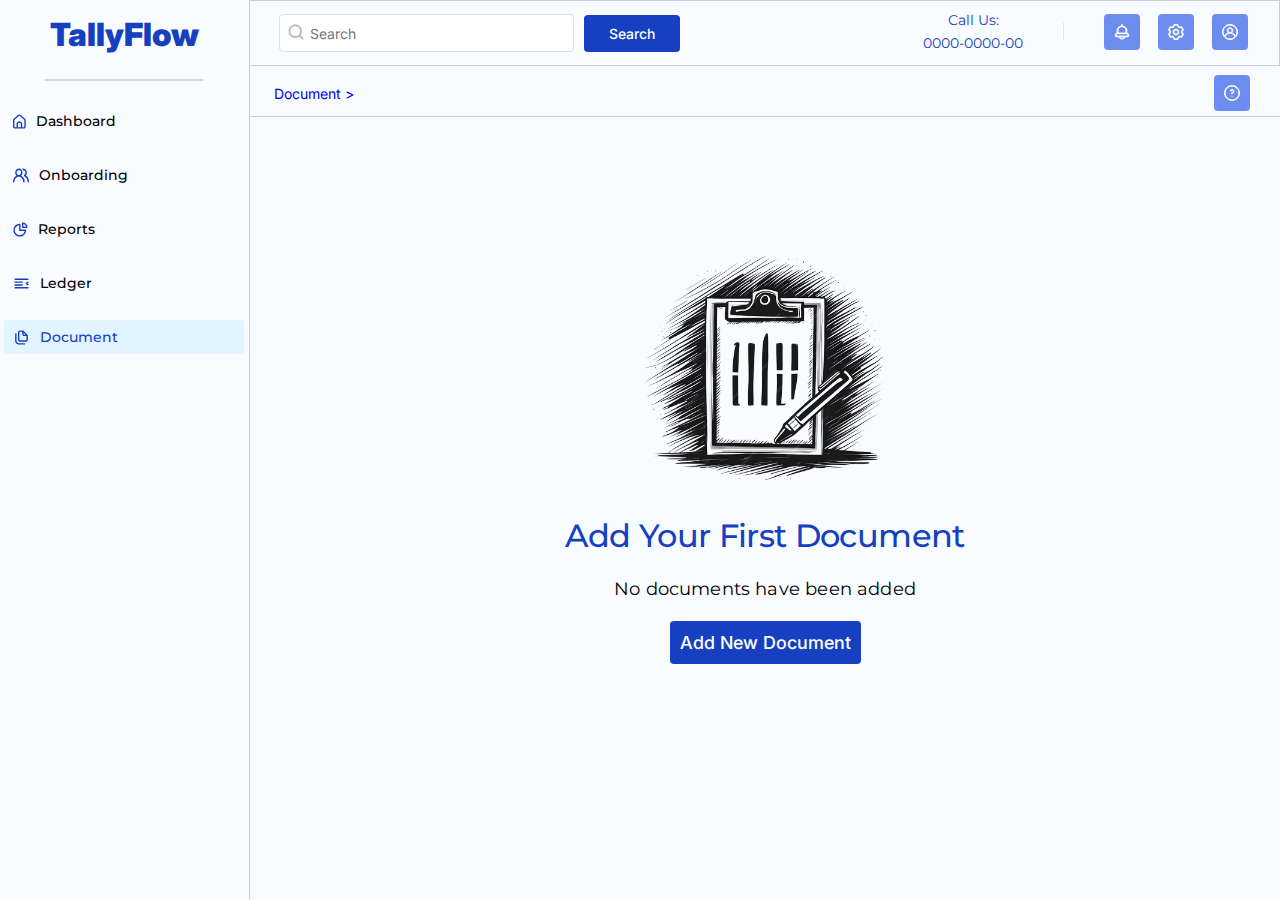
<file: document.html>
<!DOCTYPE html>
<html lang="en">

<head>
    <meta charset="UTF-8">
    <meta name="viewport" content="width=device-width, initial-scale=1.0">
    <title>CA Dashboard</title>
    <link rel="stylesheet" href="css/bootstrap.min.css">
    <script src="js/jqerry.js"></script>
    <script src="js/bootstrap.bundle.min.js"></script>
    <script src="js/script.js"></script>
    <link rel="stylesheet" href="css/global.css">

</head>

<style>

</style>

<body>
    <section class="main-frame">
        <div class="sidebar-frame">
            <div class="frame-group">
                <div class="tallyflow-frame">
                    <a class="TallyFlow">TallyFlow</a>
                    <img class="frame-child" alt="" src="img/vector-190.svg">
                </div>

                <nav class="nav-content-frame">
                    <!-- <div class="nav-component-parent"> -->
                    <a class="sidebar-navs-links " href="index.html">
                        <img src="img/management-icon.svg" alt="icon"><span>Dashboard</span>
                    </a>

                    <a class="sidebar-navs-links" href="onboarding.html">
                        <img src="img/user-management.svg" alt="icon"><span>Onboarding</span>
                    </a>

                    <a class="sidebar-navs-links" href="reports.html">
                        <img src="img/reposrts_bar.svg" alt="icon"><span>Reports</span>
                    </a>


                    <a class="sidebar-navs-links " href="ledger.html">
                        <img src="img/sidebar_ledger.svg" alt="icon"><span>Ledger</span>
                    </a>

                    <a class="sidebar-navs-links" href="document.html">
                        <img src="img/sidebar_document.svg" alt="icon"><span>Document</span>
                    </a>
                    <!-- </div> -->
                </nav>
            </div>
        </div>
        <div class="main-section-component">
            <!-- top section -->
            <header class="top-section">
                <div class="top-serch-bar">
                    <img src="img/iconsearch@2x.png " class="abosolute-img" width="20px" height="20px" alt="">
                    <input type="text" name="search" class="Search" placeholder="Search">
                    <input type="button" value="Search" class="search-btn ">
                </div>

                <div class="call-notification">
                    <div class="call">
                        <a class="call-us">Call Us:</a>
                        <a class="call-us1">0000-0000-00</a>
                    </div>
                    <img class="call-icon" alt="" src="img/call-icon.svg">
                    <div class="notifications">
                        <div class="buttons " id="notification-btn">
                            <img class="notification-icon" loading="lazy" alt="notification" src="img/notification.svg">
                        </div>
                        <div class="buttons">
                            <img class="notification-icon" loading="lazy" alt="notification" src="img/setting.svg">
                        </div>
                        <div class="buttons profile-btn" id="profile-btn">
                            <img class="user-icon" loading="lazy" id="profile-toggle" alt="notification"
                                src="img/user.svg">
                            <div class="profile-section " id="profile-section" style="display:none;">
                                <div class="profile-name-content">
                                    <div>
                                        <img class="profile-image" src="img/profile-card.png" alt="profile"></img>
                                    </div>
                                    <div class="flex-name-id">
                                        <h4><b>CA Name</b></h4>
                                        <p>USer ID : <span> CA0001</span></p>
                                        <p>Email : <span> ca001@gmail.com</span></p>
                                        <p>Type : <span>ca</span></p>
                                    </div>
                                </div>
                                <a href="#" class="text-right text-danger">
                                    <span><img src="img/logout.svg" alt="logout"></span> Sign Out</a>
                                <div class="profile-box"></div>
                                <div class="profile-box"></div>
                                <div class="profile-box"></div>
                                <div class="profile-box"></div>
                            </div>
                        </div>
                    </div>
                </div>
            </header>
            <!-- top section -->


            <div class="container-fluid px-0 border-10">
                <div class="bread-crumb">
                    <a href="document.html" class="#">Document ></a>
                    <div class="buttons" id="help">
                        <img class="user-icon" loading="lazy" alt="notification" src="img/help.svg">
                        <div class="help-section" style="display: none; left: -230px;">
                            <ul class="nav nav-tabs" id="myTab" role="tablist">
                                <li class="nav-item" role="presentation">
                                    <button class="nav-link active" id="home-tab" data-toggle="tab" data-target="#home"
                                        type="button" role="tab" aria-controls="home"
                                        aria-selected="true">Notifications</button>
                                </li>
                                <li class="nav-item" role="presentation">
                                    <button class="nav-link" id="profile-tab" data-toggle="tab" data-target="#profile"
                                        type="button" role="tab" aria-controls="profile"
                                        aria-selected="false">Announcements</button>
                                </li>
                            </ul>
                            <div class="tab-content" id="myTabContent">
                                <div class="tab-pane fade show active" id="home" role="tabpanel"
                                    aria-labelledby="home-tab">...1</div>
                                <div class="tab-pane fade" id="profile" role="tabpanel" aria-labelledby="profile-tab">
                                    ...2</div>

                            </div>
                        </div>
                    </div>
                </div>
            </div>



            <div class="middle-frame-section  document-relative">
                <div class="document-frame" id="document-frame">
                    <div class="child-img">
                        <img src="img/document_sketch.png" class="mx-auto d-block" alt="image">
                    </div>

                    <div class="child-text">
                        <h2>Add Your First Document</h2>
                        <h4>No documents have been added</h4>
                        <button class="add-document-btn" onclick="openFileUploader()">Add New Document</button>
                        <input type="file" name="document" id="document" style="display: none;"
                            onchange="fileUploaded(this)">
                    </div>
                </div>

                <div id="document-replace-frame" style="display: none;">
                    <table class="table table-responsive">
                        <thead>
                            <tr>
                                <th><input type="checkbox" name="" id="" disabled> FILE NAME </th>
                                <th> UPLOADED BY</th>
                                <th> UPLOADED ON</th>
                                <th> FOLDER </th>
                                <td class="col"><button class="three-dots-set" disabled><img src="img/three-dot.svg"
                                            alt="icon"></button></td>
                            </tr>
                        </thead>
                        <tbody>
                            <tr data-toggle="offcanvas" data-target="#offcanvasRight" aria-controls="offcanvasRight">
                                <td class="col"><input type="checkbox">TallyFlow.pdf</td>
                                <td class="col">User 1</td>
                                <td class="col">20/05/2024</td>
                                <td class="col"></td>
                                <td class="col">
                                    <button class="three-dots-set three-dots-custom"><img src="img/three-dot.svg"
                                            alt="icon"></button>
                                    <div class="options-list">
                                        <img src="img/download.svg" class="" alt="icon">
                                        <img src="img/print.svg" class="" alt="icon">
                                        <img src="img/delete.svg" class="" alt="icon">
                                    </div>
                                </td>
                            </tr>
                            <!-- Additional rows can be added similarly -->
                        </tbody>
                    </table>


                    <div class="offcanvas-collapse offcanvas" id="navbarNav">
                        <div class="doc-d">
                            <h4>Document Details</h4>
                            <p class="cut-x">x </p>
                        </div>
                        <div class="text-left text-doc">
                            <h4>TallyFlow.pdf</h4>
                            <p>1.8 MB</p>
                        </div>
                        <div class="offcanvas-file-detail">
                            <img src="img/pdf.svg" alt="icon">
                            <h4>TallyFlow.pdf</h4>
                        </div>
                        <div class="document-detail">
                            <h3>Document Detail</h3>
                            <p>File Name : TallyFlow.pdf </p>
                            <p>Uploaded By : User 1 </p>
                            <p>Uploaded On :20/05/2024</p>
                            <p>Folder : ----------</p>
                        </div>

                    </div>

                </div>



            </div>

    </section>


</body>

</html>
</file>
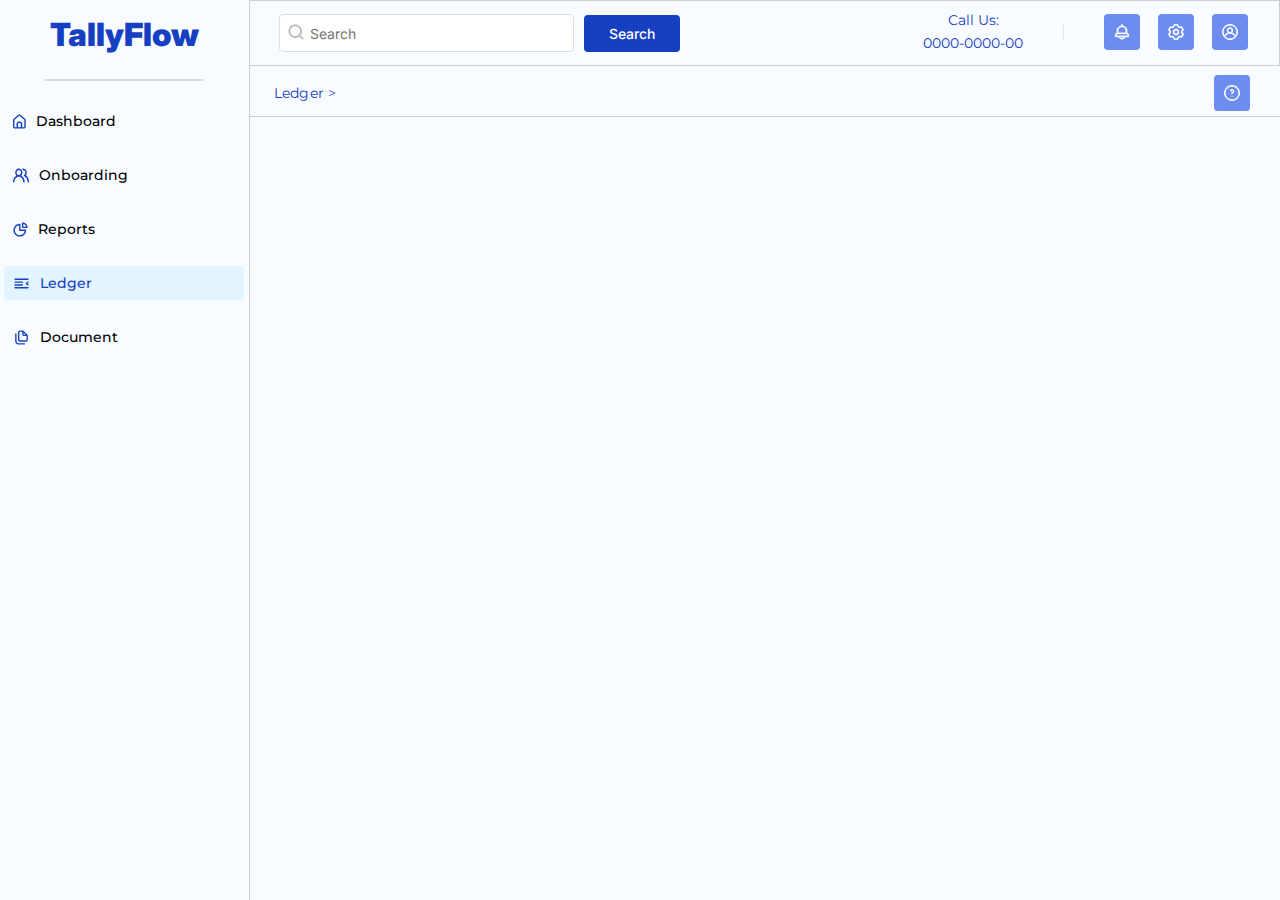
<file: ledger.html>
<!DOCTYPE html>
<html lang="en">

<head>
    <meta charset="UTF-8">
    <meta name="viewport" content="width=device-width, initial-scale=1.0">
    <title>CA Dashboard</title>
    <link rel="stylesheet" href="css/bootstrap.min.css">
    <script src="js/jqerry.js"></script>
    <script src="js/bootstrap.bundle.min.js"></script>
    <script src="js/script.js"></script>
    <link rel="stylesheet" href="css/global.css">

</head>

<body>

    <section class="main-frame">
        <div class="sidebar-frame">
            <div class="frame-group">
                <div class="tallyflow-frame">
                    <a class="TallyFlow">TallyFlow</a>
                    <img class="frame-child" alt="" src="img/vector-190.svg">
                </div>

                <nav class="nav-content-frame">
                    <!-- <div class="nav-component-parent"> -->
                    <a class="sidebar-navs-links " href="index.html">
                        <img src="img/management-icon.svg" alt="icon"><span>Dashboard</span>
                    </a>

                    <a class="sidebar-navs-links" href="onboarding.html">
                        <img src="img/user-management.svg" alt="icon"><span>Onboarding</span>
                    </a>

                    <a class="sidebar-navs-links" href="reports.html">
                        <img src="img/reposrts_bar.svg" alt="icon"><span>Reports</span>
                    </a>


                    <a class="sidebar-navs-links active-links" href="ledger.html">
                        <img src="img/sidebar_ledger.svg" alt="icon"><span>Ledger</span>
                    </a>

                    <a class="sidebar-navs-links" href="document.html">
                        <img src="img/sidebar_document.svg" alt="icon"><span>Document</span>
                    </a>
                    <!-- </div> -->
                </nav>
            </div>
        </div>
        <div class="main-section-component gap">
            <!-- top section -->
            <header class="top-section">
                <div class="top-serch-bar">
                    <img src="img/iconsearch@2x.png " class="abosolute-img" width="20px" height="20px" alt="">
                    <input type="text" name="search" class="Search" placeholder="Search">
                    <input type="button" value="Search" class="search-btn ">
                </div>

                <div class="call-notification">
                    <div class="call">
                        <a class="call-us">Call Us:</a>
                        <a class="call-us1">0000-0000-00</a>
                    </div>
                    <img class="call-icon" alt="" src="img/call-icon.svg">
                    <div class="notifications">
                        <div class="buttons " id="notification-btn">
                            <img class="notification-icon" loading="lazy" alt="notification" src="img/notification.svg">
                        </div>
                        <div class="buttons">
                            <img class="notification-icon" loading="lazy" alt="notification" src="img/setting.svg">
                        </div>
                        <div class="buttons profile-btn" id="profile-btn">
                            <img class="user-icon" loading="lazy" id="profile-toggle" alt="notification"
                                src="img/user.svg">
                            <div class="profile-section " id="profile-section" style="display:none;">
                                <div class="profile-name-content">
                                    <div>
                                        <img class="profile-image" src="img/profile-card.png" alt="profile"></img>
                                    </div>
                                    <div class="flex-name-id">
                                        <h4><b>CA Name</b></h4>
                                        <p>USer ID : <span> CA0001</span></p>
                                        <p>Email : <span> ca001@gmail.com</span></p>
                                        <p>Type : <span>ca</span></p>
                                    </div>
                                </div>
                                <a href="#" class="text-right text-danger">
                                    <span><img src="img/logout.svg" alt="logout"></span> Sign Out</a>
                                <div class="profile-box"></div>
                                <div class="profile-box"></div>
                                <div class="profile-box"></div>
                                <div class="profile-box"></div>
                            </div>
                        </div>
                    </div>
                </div>
            </header>


            <div class="container-fluid px-0 border-10">
                <div class="bread-crumb">
                    <a href="#" class="active-bread-crumb">Ledger ></a>
                    <div class="notifications rl">


                        <div class="buttons" id="help">
                            <img class="user-icon" loading="lazy" alt="notification" src="img/help.svg">
                            <div class="help-section" style="display: none; left: -230px;">
                                <ul class="nav nav-tabs" id="myTab" role="tablist">
                                    <li class="nav-item" role="presentation">
                                        <button class="nav-link active" id="home-tab" data-toggle="tab"
                                            data-target="#home" type="button" role="tab" aria-controls="home"
                                            aria-selected="true">Notifications</button>
                                    </li>
                                    <li class="nav-item" role="presentation">
                                        <button class="nav-link" id="profile-tab" data-toggle="tab"
                                            data-target="#profile" type="button" role="tab" aria-controls="profile"
                                            aria-selected="false">Announcements</button>
                                    </li>
                                </ul>
                                <div class="tab-content" id="myTabContent">
                                    <div class="tab-pane fade show active" id="home" role="tabpanel"
                                        aria-labelledby="home-tab">...1</div>
                                    <div class="tab-pane fade" id="profile" role="tabpanel"
                                        aria-labelledby="profile-tab">...2</div>

                                </div>
                            </div>
                        </div>
                    </div>
                </div>
            </div>

            <!-- top section -->
            <div class="middle-frame-section ">


            </div>

    </section>


</body>

</html>
</file>
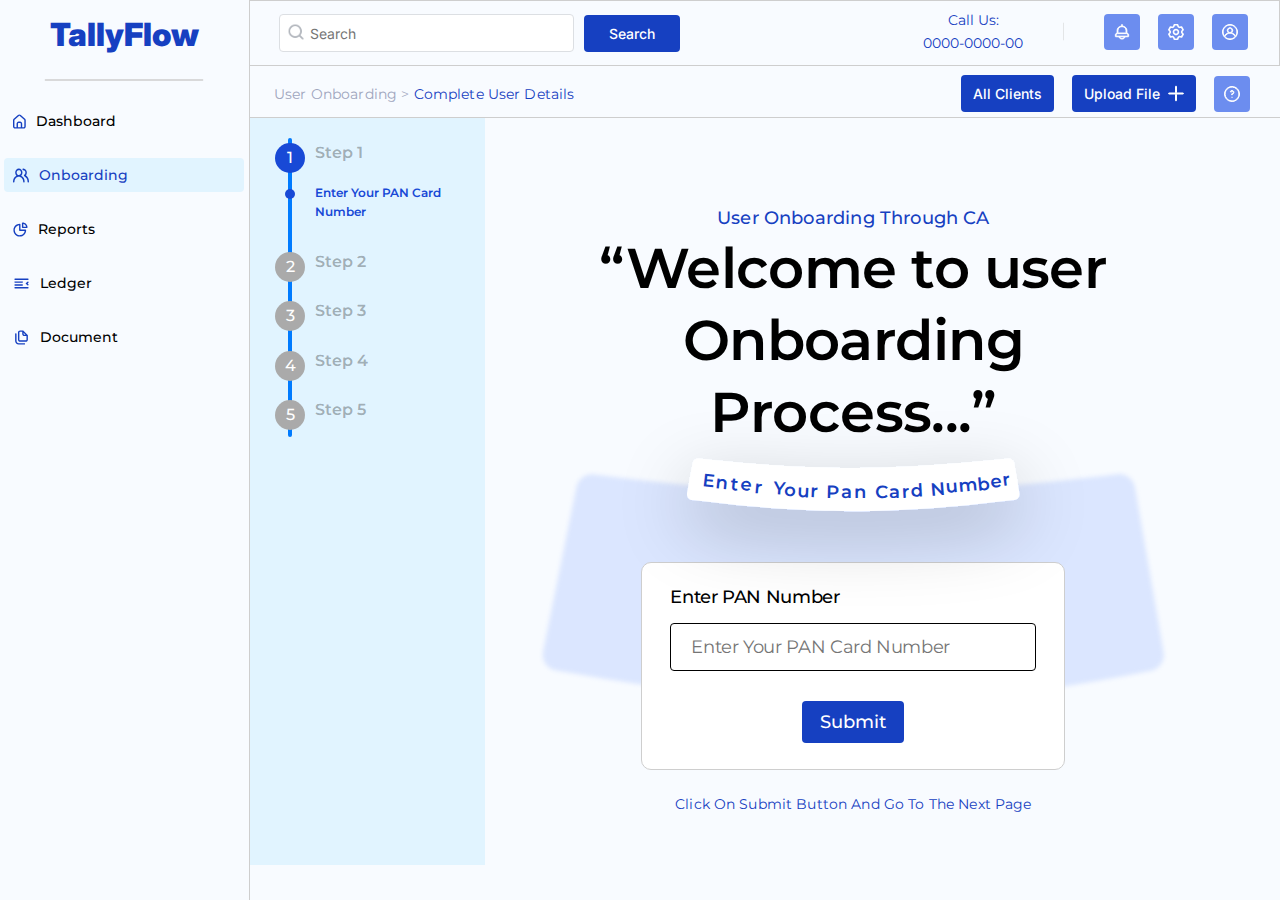
<file: onboarding-process.html>
<!DOCTYPE html>
<html lang="en">

<head>
    <meta charset="UTF-8" />
    <meta name="viewport" content="width=device-width, initial-scale=1.0" />
    <title>CA Dashboard</title>
    <link rel="stylesheet" href="css/bootstrap.min.css" />
    <script src="js/jqerry.js"></script>
    <script src="js/bootstrap.bundle.min.js"></script>
    <script src="js/script.js"></script>
    <link rel="stylesheet" href="css/global.css" />

</head>
<style></style>

<body>
    <section class="main-frame">
        <div class="sidebar-frame">
            <div class="frame-group">
                <div class="tallyflow-frame">
                    <a class="TallyFlow">TallyFlow</a>
                    <img class="frame-child" alt="" src="img/vector-190.svg" />
                </div>
                <nav class="nav-content-frame">
                    <!-- <div class="nav-component-parent"> -->
                    <a class="sidebar-navs-links" href="index.html">
                        <img src="img/management-icon.svg" alt="icon" /><span>Dashboard</span>
                    </a>
                    <a class="sidebar-navs-links active-links" href="onboarding.html">
                        <img src="img/user-management.svg" alt="icon" /><span>Onboarding</span>
                    </a>
                    <a class="sidebar-navs-links" href="reports.html">
                        <img src="img/reposrts_bar.svg" alt="icon" /><span>Reports</span>
                    </a>
                    <a class="sidebar-navs-links" href="ledger.html">
                        <img src="img/sidebar_ledger.svg" alt="icon" /><span>Ledger</span>
                    </a>
                    <a class="sidebar-navs-links" href="document.html">
                        <img src="img/sidebar_document.svg" alt="icon" /><span>Document</span>
                    </a>
                    <!-- </div> -->
                </nav>
            </div>
        </div>
        <div class="main-section-component gap">
            <!-- top section -->
            <header class="top-section">
                <div class="top-serch-bar">
                    <img src="img/iconsearch@2x.png " class="abosolute-img" width="20px" height="20px" alt="" />
                    <input type="text" name="search" class="Search" placeholder="Search" />
                    <input type="button" value="Search" class="search-btn" />
                </div>
                <div class="call-notification">
                    <div class="call">
                        <a class="call-us">Call Us:</a>
                        <a class="call-us1">0000-0000-00</a>
                    </div>
                    <img class="call-icon" alt="" src="img/call-icon.svg" />
                    <div class="notifications">
                        <div class="buttons" id="notification-btn">
                            <img class="notification-icon" loading="lazy" alt="notification"
                                src="img/notification.svg" />
                        </div>
                        <div class="buttons">
                            <img class="notification-icon" loading="lazy" alt="notification" src="img/setting.svg" />
                        </div>
                        <div class="buttons profile-btn" id="profile-btn">
                            <img class="user-icon" loading="lazy" id="profile-toggle" alt="notification"
                                src="img/user.svg">
                            <div class="profile-section " id="profile-section" style="display:none;">
                                <div class="profile-name-content">
                                    <div>
                                        <img class="profile-image" src="img/profile-card.png" alt="profile"></img>
                                    </div>
                                    <div class="flex-name-id">
                                        <h4><b>CA Name</b></h4>
                                        <p>USer ID : <span> CA0001</span></p>
                                        <p>Email : <span> ca001@gmail.com</span></p>
                                        <p>Type : <span>ca</span></p>
                                    </div>
                                </div>
                                <a href="#" class="text-right text-danger">
                                    <span><img src="img/logout.svg" alt="logout"></span> Sign Out</a>
                                <div class="profile-box"></div>
                                <div class="profile-box"></div>
                                <div class="profile-box"></div>
                                <div class="profile-box"></div>
                            </div>
                        </div>
                    </div>
                </div>
            </header>


            <div class="container-fluid px-0 border-10">
                <div class="bread-crumb">
                    <span><a href="reports.html" class="inactive-breadcrumb">User Onboarding  > </a> <a href="#"
                            class="active-bread-crumb">Complete User Details</span></a> </span>
                    <div class="notifications rl">
                        <div class="buttons25" id="buttonsContainer">
                            <a href="allclients.html" class="schedule-demo10">All Clients</a>
                        </div>
                        <button class="buttons26">
                            <div class="schedule-demo11" id="upload">Upload File</div>
                            <img class="plus-icon16" alt="icon" src="img/plus.svg" />
                        </button>
                        <div class="buttons">
                            <img class="user-icon" loading="lazy" alt="notification" src="img/help.svg" />
                        </div>
                    </div>
                </div>
            </div>
            <!-- top section -->


            <!-- Overlay background -->
            <div id="overlay" class="overlay" style="display: none;"></div>

            <!-- Overlay content -->
            <div class="upload-frame col-lg-5 mx-auto" style="display: none;" id="overlay-content">
                <div class="upload-frame-header">
                    <h3>Select Data</h3><span id="close-overlay">x</span>
                </div>
                <form action="">
                    <div class="file-upload-wrapper">
                        <div class="file-upload-icon mb-3">
                            <img src="img/brose_files.png" alt="icons">
                        </div>
                        <div class="file-upload-title">Drag your file(s) to start uploading</div>
                        <div class="file-upload-divider">OR</div>
                        <button class="btn file-upload-browse" id="browse-files-btn">Browse
                            files</button>
                        <input type="file" id="fileInput" name="files" class="d-none" draggable="true">
                    </div>
                    <div class="file-upload-text">Only support .jpg, .png, .pdf, .svg, and zip files
                    </div>
                    <div class="flex-parent">
                        <button type="button" class="cancel-upload">Cancel</button>
                        <input type="button" value="Submit" class="submit mx-0">
                    </div>
                </form>
            </div>

            <!-- Overlay background -->





            <div class="middle-frame-section">
                <div id="replace-onboarding">

                    <div class="proceess-onboard row">
                        <div class="col-lg-3 col-md-4 col-sm-12">
                            <div class="progress-container">
                                <ul class="progressbar absolute-progress">
                                    <div class="progress new-progree-bar">
                                        <div class="progress-bar" role="progressbar" aria-valuenow="70"
                                            aria-valuemin="0" aria-valuemax="100" style="width:100%">
                                            <span class="sr-only">70% Complete</span>
                                        </div>
                                    </div>
                                    <li class="active" id="step1">
                                        Step 1<br /><span>Enter Your PAN Card Number</span>
                                    </li>
                                    <li id="step2">
                                        Step 2<br /><span>Results Based On Your GST</span>
                                    </li>
                                    <li id="step3">
                                        Step 3<br />
                                        <span>
                                            <p>Upload Your ROC Document</p>
                                        </span>
                                        <span>
                                            <p>Upload Your GSTDocument</p>
                                        </span>
                                        <span>
                                            <p>Upload Your PAN Document</p>
                                        </span>
                                        <span>
                                            <p>Upload Your Other Document</p>
                                        </span>

                                    </li>
                                    <li id="step4">
                                        Step 4<br /><span>upload your Other Document</span>
                                    </li>
                                    <li id="step5">
                                        Step 5<br /><span>upload your Previous Data File</span>
                                    </li>
                                </ul>
                            </div>
                        </div>
                        <div class="col-lg-8 col-md-8 col-sm-12 py-2">
                            <div class="content mt-5" id="content">
                                <div id="content-step1" class="content-box active">
                                    <div class="content-1 col-lg-10 mx-auto">
                                        <div class="frame-parent8">
                                            <div class="user-onboarding-through-ca-parent">
                                                <div class="user-onboarding-through">
                                                    User Onboarding Through CA
                                                </div>
                                                <h1 class="welcome-to-user">
                                                    “Welcome to user Onboarding Process...”
                                                </h1>
                                                <br />
                                                <div class="frame-wrapper7">
                                                    <div class="pan-img">
                                                        <img src="img/linked-vector-177.svg" class="pan-clippath"
                                                            alt="image" />
                                                        <div class="child-23">
                                                            <span>E</span>
                                                            <span>n</span>
                                                            <span>t</span>
                                                            <span>e</span>
                                                            <span>r</span>
                                                            <span>Y</span>
                                                            <span>o</span>
                                                            <span>u</span>
                                                            <span>r</span>
                                                            <span>P</span>
                                                            <span>a</span>
                                                            <span>n</span>
                                                            <span>C</span>
                                                            <span>a</span>
                                                            <span>r</span>
                                                            <span>d</span>
                                                            <span>N</span>
                                                            <span>u</span>
                                                            <span>m</span>
                                                            <span>b</span>
                                                            <span>e</span>
                                                            <span>r</span>
                                                        </div>
                                                    </div>
                                                    <img src="img/vector-176.svg" class="clippath" alt="image" />
                                                    <div class="pan-name"></div>
                                                    <div class="pan-card-detail">
                                                        <div class="pan-detail">
                                                            <div class="enter-pan-number-parent">
                                                                <div class="enter-pan-number">
                                                                    Enter PAN Number
                                                                </div>
                                                                <form action="">
                                                                    <div class="rectangle-parent6">
                                                                        <input class="enter-your-pan2"
                                                                            placeholder="Enter Your PAN Card Number"
                                                                            type="text" />
                                                                    </div>
                                                                </form>
                                                            </div>
                                                            <input type="button" value="Submit" class="submit" />
                                                        </div>
                                                    </div>
                                                </div>
                                                <p class="childd-sibling">
                                                    Click On Submit Button And Go To The Next Page
                                                </p>
                                            </div>
                                            <div></div>
                                        </div>
                                    </div>
                                </div>
                                <div id="content-step2" class="px-2 py-2 content-box">
                                    <div class="frame-parent-12">
                                        <div class="row justify-content-between">
                                            <div class="col-lg-5 my-3 col-md-6 col-sm-12">
                                                <p class="lable">Your PAN Number</p>
                                                <input type="text" class="your-pan-number child-number"
                                                    placeholder="ABCD1204EF" />
                                            </div>
                                            <div class="col-lg-5 my-3 col-md-6 col-sm-12">
                                                <p class="lable">Your GST Number</p>
                                                <input type="text" class="your-gst-number child-number"
                                                    placeholder="Your GST Number" />
                                            </div>
                                        </div>
                                        <h1 class="text-23">Results based on your GST</h1>
                                        <div class="table-frame-12">
                                            <table class="table table-responsive">
                                                <thead>
                                                    <tr>
                                                        <th>Legal Name of Company</th>
                                                        <th>Trade Name</th>
                                                        <th>Effective date of Registration</th>
                                                        <th>Constitution of Business</th>
                                                    </tr>
                                                </thead>
                                                <tbody>
                                                    <tr>
                                                        <td>Autogenerated Data</td>
                                                        <td>Autogenerated Data</td>
                                                        <td>Autogenerated Data</td>
                                                        <td>Autogenerated Data</td>
                                                    </tr>
                                                </tbody>
                                                <thead>
                                                    <tr>
                                                        <th>GST/UIN Status</th>
                                                        <th>Taxpayer Type</th>
                                                        <th>Administrative Office</th>
                                                        <th>Principal place of Business</th>
                                                    </tr>
                                                </thead>
                                                <tbody>
                                                    <tr>
                                                        <td>Autogenerated Data</td>
                                                        <td>Autogenerated Data</td>
                                                        <td>Autogenerated Data</td>
                                                        <td>Autogenerated Data</td>
                                                    </tr>
                                                </tbody>
                                            </table>
                                        </div>
                                    </div>
                                </div>
                                <div id="content-step3" class="content-box">
                                    <div class="upload-container">
                                        <div class="upload-text-24">
                                            <h2>Upload Your Document</h2>
                                            <p>To continue the application, please upload documents to any required
                                                section.</p>
                                        </div>
                                        <br>
                                        <div class="upload-section bg-white">
                                            <div class="colapse-text" data-toggle="collapse"
                                                data-target="#uploadSection1" aria-expanded="false"
                                                aria-controls="uploadSection1">
                                                <h3>Upload your ROC Document</h3>
                                                <span class="requared" id="status1">Required</span>
                                                <img src="img/down.svg" class="down" alt="">
                                            </div>
                                            <div class="collapse mt-3" id="uploadSection1">
                                                <div id="roc-upload" class="upload-box" data-label="ROC Document">
                                                    <span>Upload or drag & drop files here</span>
                                                </div>
                                                <div id="fileList1" class="upload-file-data" data-label="ROC Document">
                                                    <div></div>
                                                    <div>Document-uploaded</div>
                                                </div>
                                            </div>
                                        </div>
                                        <div class="upload-section bg-white">
                                            <div class="colapse-text" data-toggle="collapse"
                                                data-target="#uploadSection2" aria-expanded="false"
                                                aria-controls="uploadSection2">
                                                <h3>Upload your GST Document</h3>
                                                <span class="requared" id="status2">Required</span>
                                                <img src="img/down.svg" class="down" alt="">
                                            </div>
                                            <div class="collapse mt-3" id="uploadSection2">
                                                <div id="GST-upload" class="upload-box" data-label="GST Document">
                                                    <span>Upload or drag & drop files here</span>
                                                </div>
                                                <div id="fileList2" class="upload-file-data" data-label="GST Document">
                                                    <div></div>
                                                    <div>Document-uploaded</div>
                                                </div>
                                            </div>
                                        </div>
                                        <div class="upload-section bg-white">
                                            <div class="colapse-text" data-toggle="collapse"
                                                data-target="#uploadSection3" aria-expanded="false"
                                                aria-controls="uploadSection3">
                                                <h3>Upload your Other Document</h3>
                                                <span class="requared" id="status3">Required</span>
                                                <img src="img/down.svg" class="down" alt="">
                                            </div>
                                            <div class="collapse mt-3" id="uploadSection3">
                                                <div id="other-document" class="upload-box" data-label="Other Document">
                                                    <span>Upload or drag & drop files here</span>
                                                </div>
                                                <div id="fileList3" class="upload-file-data"
                                                    data-label="Other Document">
                                                    <div></div>
                                                    <div>Document-uploaded</div>
                                                </div>
                                            </div>
                                        </div>
                                        <div class="upload-section bg-white">
                                            <div class="colapse-text" data-toggle="collapse"
                                                data-target="#uploadSection4" aria-expanded="false"
                                                aria-controls="uploadSection4">
                                                <h3>Upload your Additional Document</h3>
                                                <span class="requared" id="status4">Required</span>
                                                <img src="img/down.svg" class="down" alt="">
                                            </div>
                                            <div class="collapse mt-3" id="uploadSection4">
                                                <div id="Additional-Document" class="upload-box"
                                                    data-label="Additional Document">
                                                    <span>Upload or drag & drop files here</span>
                                                </div>
                                                <div id="fileList4" class="upload-file-data"
                                                    data-label="Additional Document">
                                                    <div></div>
                                                    <div>Document-uploaded</div>
                                                </div>
                                            </div>
                                        </div>
                                    </div>

                                </div>
                                <div id="content-step4" class="content-box">
                                    <div class="frame-wrapper21 col-lg-10 mx-auto">
                                        <div class="frame-wrapper21-text">
                                            <h2>Give Credential</h2>
                                            <p>To continue the application, fill GST login details and Tax login
                                                Details.</p>
                                        </div>
                                        <form action="" class="form-wrapper-content">
                                            <div class="gst-login-detail">
                                                <h4>Enter GST Login Details</h4>
                                                <input type="text" class="input-child" name="UserId"
                                                    placeholder="Enter UserID" id="userid">
                                                <input type="text" class="input-child" name="Userpassword"
                                                    placeholder="Enter Password" id="Enter Password">
                                            </div>

                                            <div class="Tax-login-detail">
                                                <h4>Enter GST Login Details</h4>
                                                <input type="text" class="input-child" name="UserId"
                                                    placeholder="Enter UserID" id="userid">
                                                <input type="text" class="input-child" name="Userpassword"
                                                    placeholder="Enter Password" id="Enter Password">
                                            </div>
                                            <input type="button" value="Submit" class="submit">
                                        </form>
                                    </div>
                                </div>
                                <div id="content-step5" class="content-box">
                                    <div class="frame-wrapper21-text">
                                        <h2>Upload your previous Data</h2>
                                        <p>To continue the application, please upload your previous data file.</p>
                                    </div>

                                    <div class="upload-frame col-lg-10 mx-auto">
                                        <div class="upload-frame-header">
                                            <h3>Select Data</h3><span>x</span>
                                        </div>
                                        <form action="">
                                            <div class="file-upload-wrapper" style="">
                                                <div class="file-upload-icon mb-3">
                                                    <img src="img/brose_files.png" alt="icons">
                                                </div>
                                                <div class="file-upload-title">Drag your file(s) to start uploading
                                                </div>

                                                <div class="file-upload-divider">OR</div>
                                                <button class="btn  file-upload-browse" id="browse-files-btn">Browse
                                                    files</button>
                                                <input type="file" id="fileInput" name="files" class="d-none"
                                                    draggable="true">
                                            </div>
                                            <div class="file-upload-text">Only support .jpg, .png, .pdf, .svg and zip
                                                files
                                            </div>
                                            <div class="flex-parent">
                                                <button class="cancel-upload">cancel</button>
                                                <input type="button" value="Submit" id="upload-submit"
                                                    class="submit mx-0">
                                            </div>
                                        </form>
                                    </div>
                                </div>
                                <div class="button d-flex px-3 py-5" style="display: flex; justify-content: flex-end">
                                    <!-- <button id="prevBtn">Previous</button> -->
                                    <button id="nextBtn">Next</button>
                                </div>
                            </div>

                        </div>
                    </div>

                    <div class="upload-print" id="upload-print">
                        <div class="col-lg-10 child-32 mx-auto">
                            <h2>Please wait few seconds ...</h2>
                            <p>We are collecting your inputs to feed AI on future steps</p>
                            <div class="progress">
                                <div class="progress-bar" role="progressbar" aria-valuenow="0" aria-valuemin="0"
                                    aria-valuemax="100">0%</div>
                            </div>
                        </div>

                    </div>

                    <div id="success-message">
                        <div class="flex-success">
                            <h2 class="success-heading">
                                Congratulation !
                            </h2>
                            <h3>We are ready for next step</h3>
                            <p>We are collecting your inputs to feed AI on future steps</p>
                            <br>
                            <br>
                            <br>
                            <br>
                            <img src="img/succes.svg" alt="success" class="successimg">
                            <br>
                            <br>
                            <br>
                            <br>
                            <button class="proceed-next" onclick="location.href='allclients.html'">proceed to next
                            </button>
                        </div>

                    </div>

                </div>
            </div>
        </div>
    </section>
</body>

</html>
</file>
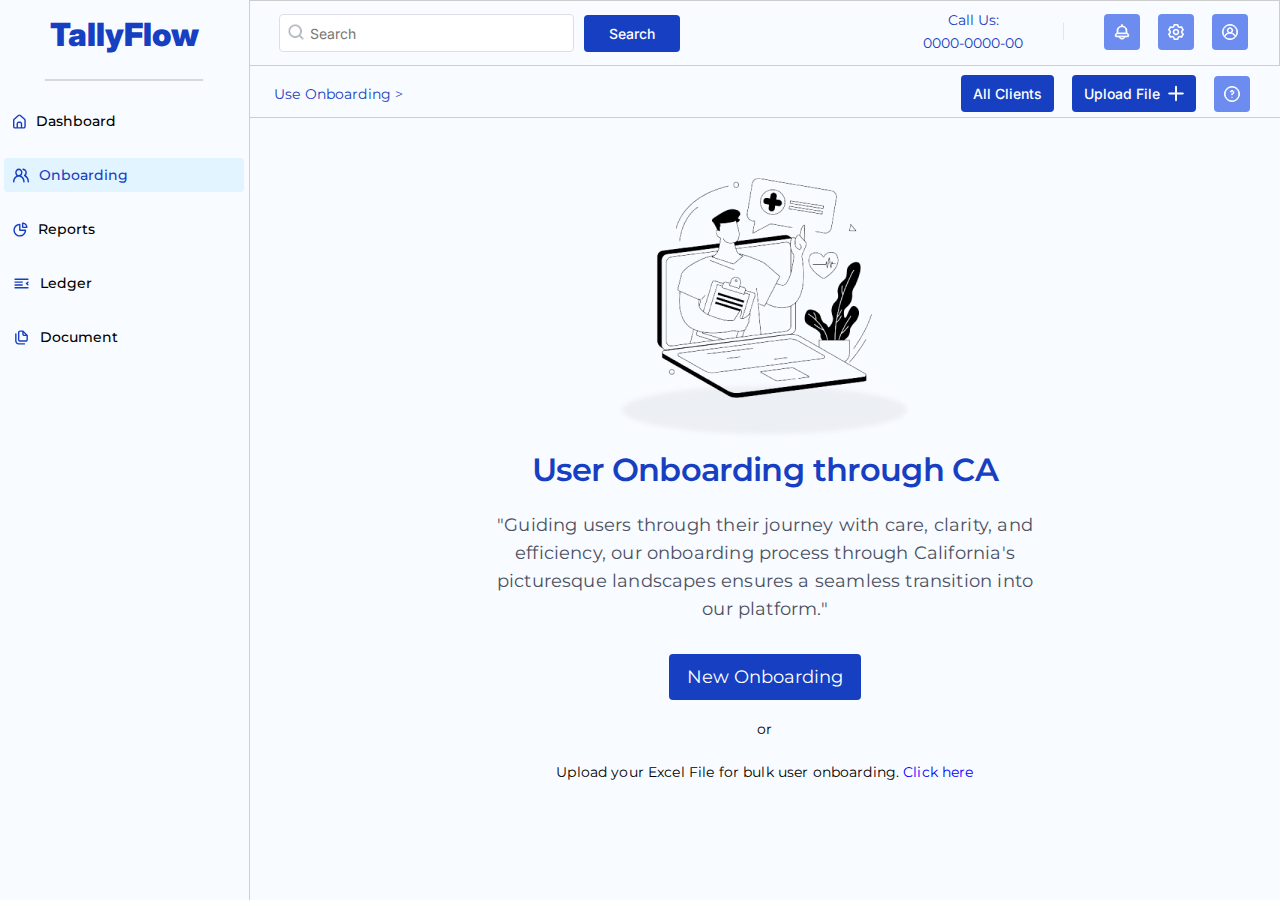
<file: onboarding.html>
<!DOCTYPE html>
<html lang="en">

<head>
    <meta charset="UTF-8">
    <meta name="viewport" content="width=device-width, initial-scale=1.0">
    <title>CA Dashboard</title>
    <link rel="stylesheet" href="css/bootstrap.min.css">
    <script src="js/jqerry.js"></script>
    <script src="js/bootstrap.bundle.min.js"></script>
    <script src="js/script.js"></script>
    <link rel="stylesheet" href="css/global.css">

</head>

<body>

    <section class="main-frame">
        <div class="sidebar-frame">
            <div class="frame-group">
                <div class="tallyflow-frame">
                    <a class="TallyFlow">TallyFlow</a>
                    <img class="frame-child" alt="" src="img/vector-190.svg">
                </div>

                <nav class="nav-content-frame">
                    <!-- <div class="nav-component-parent"> -->
                    <a class="sidebar-navs-links " href="index.html">
                        <img src="img/management-icon.svg" alt="icon"><span>Dashboard</span>
                    </a>

                    <a class="sidebar-navs-links" href="onboarding.html">
                        <img src="img/user-management.svg" alt="icon"><span>Onboarding</span>
                    </a>

                    <a class="sidebar-navs-links" href="reports.html">
                        <img src="img/reposrts_bar.svg" alt="icon"><span>Reports</span>
                    </a>


                    <a class="sidebar-navs-links" href="ledger.html">
                        <img src="img/sidebar_ledger.svg" alt="icon"><span>Ledger</span>
                    </a>

                    <a class="sidebar-navs-links" href="document.html">
                        <img src="img/sidebar_document.svg" alt="icon"><span>Document</span>
                    </a>
                    <!-- </div> -->
                </nav>
            </div>
        </div>
        <div class="main-section-component gap">
            <!-- top section -->
            <header class="top-section">
                <div class="top-serch-bar">
                    <img src="img/iconsearch@2x.png " class="abosolute-img" width="20px" height="20px" alt="">
                    <input type="text" name="search" class="Search" placeholder="Search">
                    <input type="button" value="Search" class="search-btn ">
                </div>

                <div class="call-notification">
                    <div class="call">
                        <a class="call-us">Call Us:</a>
                        <a class="call-us1">0000-0000-00</a>
                    </div>
                    <img class="call-icon" alt="" src="img/call-icon.svg">
                    <div class="notifications">
                        <div class="buttons " id="notification-btn">
                            <img class="notification-icon" loading="lazy" alt="notification" src="img/notification.svg">
                        </div>
                        <div class="buttons">
                            <img class="notification-icon" loading="lazy" alt="notification" src="img/setting.svg">
                        </div>
                        <div class="buttons profile-btn" id="profile-btn">
                            <img class="user-icon" loading="lazy" id="profile-toggle" alt="notification"
                                src="img/user.svg">
                            <div class="profile-section " id="profile-section" style="display:none;">
                                <div class="profile-name-content">
                                    <div>
                                        <img class="profile-image" src="img/profile-card.png" alt="profile"></img>
                                    </div>
                                    <div class="flex-name-id">
                                        <h4><b>CA Name</b></h4>
                                        <p>USer ID : <span> CA0001</span></p>
                                        <p>Email : <span> ca001@gmail.com</span></p>
                                        <p>Type : <span>ca</span></p>
                                    </div>
                                </div>
                                <a href="#" class="text-right text-danger">
                                    <span><img src="img/logout.svg" alt="logout"></span> Sign Out</a>
                                <div class="profile-box"></div>
                                <div class="profile-box"></div>
                                <div class="profile-box"></div>
                                <div class="profile-box"></div>
                            </div>
                        </div>
                    </div>
                </div>
            </header>
            <div class="container-fluid px-0 border-10">
                <div class="bread-crumb">
                    <a href="onboarding.html" class="active-bread-crumb">Use Onboarding ></a>
                    <div class="notifications rl">
                        <div class="buttons25" id="buttonsContainer">
                            <a href="allclients.html" class="schedule-demo10">All Clients</a>
                        </div>
                        <button class="buttons26">
                            <div class="schedule-demo11" id="upload">Upload File</div>
                            <img class="plus-icon16" alt="icon" src="img/plus.svg">
                        </button>
                        <div class="buttons" id="help">
                            <img class="user-icon" loading="lazy" alt="notification" src="img/help.svg">
                            <div class="help-section" style="display: none; left: -250px;">
                                <ul class="nav nav-tabs" id="myTab" role="tablist">
                                    <li class="nav-item" role="presentation">
                                        <button class="nav-link active" id="home-tab" data-toggle="tab"
                                            data-target="#home" type="button" role="tab" aria-controls="home"
                                            aria-selected="true">Notifications</button>
                                    </li>
                                    <li class="nav-item" role="presentation">
                                        <button class="nav-link" id="profile-tab" data-toggle="tab"
                                            data-target="#profile" type="button" role="tab" aria-controls="profile"
                                            aria-selected="false">Announcements</button>
                                    </li>
                                </ul>
                                <div class="tab-content" id="myTabContent">
                                    <div class="tab-pane fade show active" id="home" role="tabpanel"
                                        aria-labelledby="home-tab">...1</div>
                                    <div class="tab-pane fade" id="profile" role="tabpanel"
                                        aria-labelledby="profile-tab">...2</div>

                                </div>
                            </div>
                        </div>
                    </div>
                </div>
            </div>
            <!-- top section -->

            <div class="middle-frame-section ">
                <!-- Overlay background -->
                <div id="overlay" class="overlay" style="display: none;"></div>

                <!-- Overlay content -->
                <div class="upload-frame col-lg-5 mx-auto" style="display: none;" id="overlay-content">
                    <div class="upload-frame-header">
                        <h3>Select Data</h3><span id="close-overlay">x</span>
                    </div>
                    <form action="">
                        <div class="file-upload-wrapper">
                            <div class="file-upload-icon mb-3">
                                <img src="img/brose_files.png" alt="icons">
                            </div>
                            <div class="file-upload-title">Drag your file(s) to start uploading</div>
                            <div class="file-upload-divider">OR</div>
                            <button class="btn file-upload-browse" id="browse-files-btn">Browse
                                files</button>
                            <input type="file" id="fileInput" name="files" class="d-none" draggable="true">
                        </div>
                        <div class="file-upload-text">Only support .jpg, .png, .pdf, .svg, and zip files
                        </div>
                        <div class="flex-parent">
                            <button type="button" class="cancel-upload">Cancel</button>
                            <input type="button" value="Submit" class="submit mx-0">
                        </div>
                    </form>
                </div>

                <!-- Overlay background -->
                <section class="onboarding ">
                    <div class="frmae-parent-19 col-lg-7 col-sm-12 col-md-12">
                        <div class="image-parent">
                            <img src="img/paragraph-two@2x.png" class="onboarding_img_first" alt="onboarding_img">
                            <img src="img/frame-427321987.svg" class="onboarding_img_second" alt="onboarding_img">
                        </div>
                        <h2>User Onboarding through CA</h2>
                        <blockquote>"Guiding users through their journey with care, clarity, and efficiency, our
                            onboarding
                            process through California's picturesque landscapes ensures a seamless transition into
                            our
                            platform."</blockquote>
                        <button id="New-Onboarding" class="New-Onboarding"><a href="onboarding-process.html">New
                                Onboarding</a></button>
                        <p>or</p>
                        <p> Upload your Excel File for bulk user onboarding. <span style="color: blue;" id="upload-on">
                                Click here </span></p>
                    </div>
                </section>

            </div>
        </div>

    </section>


</body>

</html>
</file>
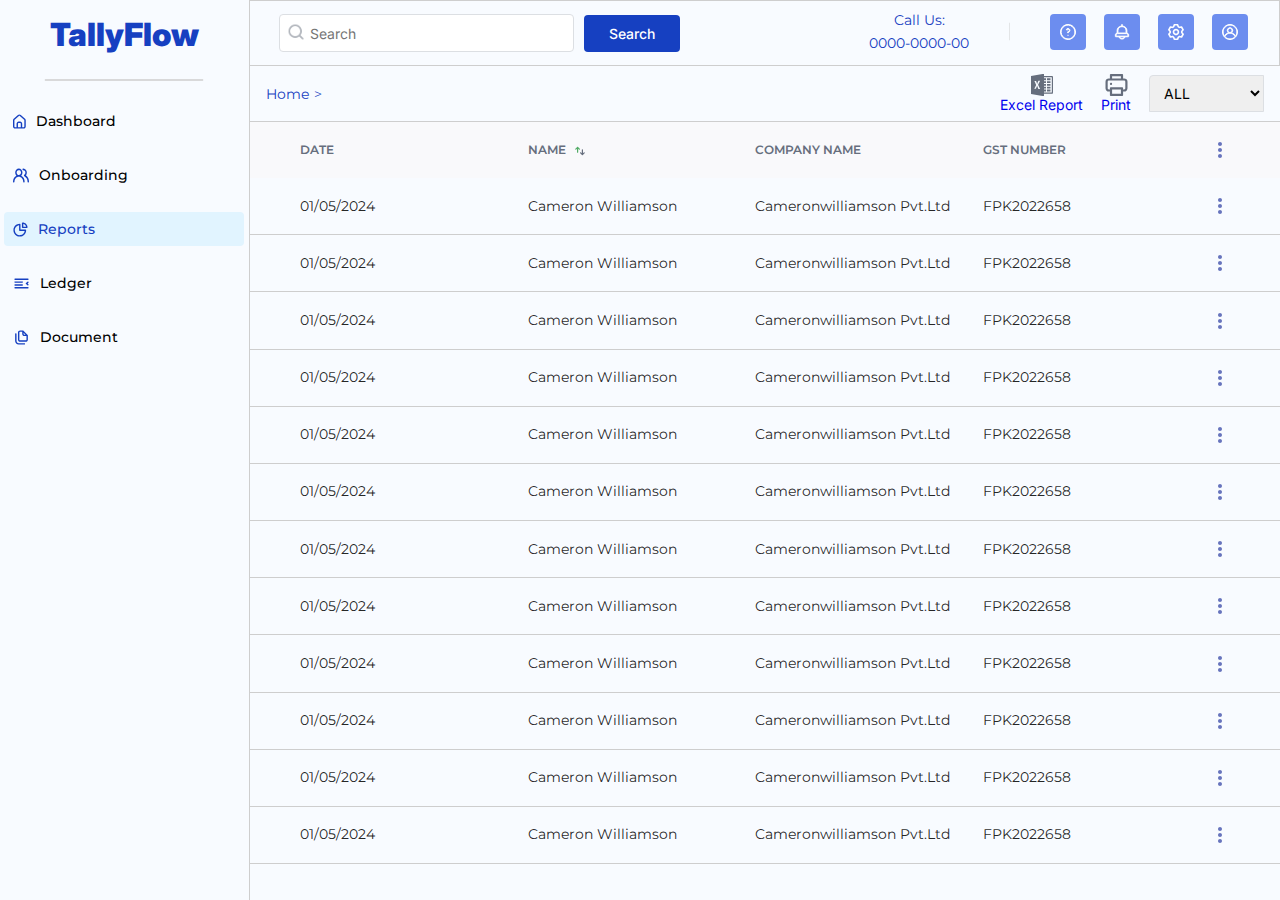
<file: reports.html>
<!DOCTYPE html>
<html lang="en">

<head>
    <meta charset="UTF-8">
    <meta name="viewport" content="width=device-width, initial-scale=1.0">
    <title>CA Dashboard</title>
    <link rel="stylesheet" href="css/bootstrap.min.css">
    <script src="js/jqerry.js"></script>
    <script src="js/bootstrap.bundle.min.js"></script>
    <script src="js/script.js"></script>
    <link rel="stylesheet" href="css/global.css">

</head>

<body>
    <section class="main-frame">
        <div class="sidebar-frame">
            <div class="frame-group">
                <div class="tallyflow-frame">
                    <a class="TallyFlow">TallyFlow</a>
                    <img class="frame-child" alt="" src="img/vector-190.svg">
                </div>

                <nav class="nav-content-frame">
                    <!-- <div class="nav-component-parent"> -->
                    <a class="sidebar-navs-links " href="index.html">
                        <img src="img/management-icon.svg" alt="icon"><span>Dashboard</span>
                    </a>

                    <a class="sidebar-navs-links" href="onboarding.html">
                        <img src="img/user-management.svg" alt="icon"><span>Onboarding</span>
                    </a>

                    <a class="sidebar-navs-links" href="reports.html">
                        <img src="img/reposrts_bar.svg" alt="icon"><span>Reports</span>
                    </a>


                    <a class="sidebar-navs-links " href="ledger.html">
                        <img src="img/sidebar_ledger.svg" alt="icon"><span>Ledger</span>
                    </a>

                    <a class="sidebar-navs-links" href="document.html">
                        <img src="img/sidebar_document.svg" alt="icon"><span>Document</span>
                    </a>
                    <!-- </div> -->
                </nav>
            </div>
        </div>
        <section class="main-section-component gap">
            <!-- top section -->
            <header class="top-section">

                <div class="top-serch-bar">
                    <img src="img/iconsearch@2x.png " class="abosolute-img" width="20px" height="20px" alt="">
                    <input type="text" name="search" class="Search" placeholder="Search">
                    <input type="button" value="Search" class="search-btn ">
                </div>

                <div class="call-notification">
                    <div class="call">
                        <a class="call-us">Call Us:</a>
                        <a class="call-us1">0000-0000-00</a>
                    </div>
                    <img class="call-icon" alt="" src="img/call-icon.svg">
                    <div class="notifications">
                        <div class="buttons" id="help">
                            <img class="user-icon" loading="lazy" alt="notification" src="img/help.svg">
                            <div class="help-section" style="display: none;">
                                <ul class="nav nav-tabs" id="myTab" role="tablist">
                                    <li class="nav-item" role="presentation">
                                        <button class="nav-link active" id="home-tab" data-toggle="tab"
                                            data-target="#home" type="button" role="tab" aria-controls="home"
                                            aria-selected="true">Notifications</button>
                                    </li>
                                    <li class="nav-item" role="presentation">
                                        <button class="nav-link" id="profile-tab" data-toggle="tab"
                                            data-target="#profile" type="button" role="tab" aria-controls="profile"
                                            aria-selected="false">Announcements</button>
                                    </li>
                                </ul>
                                <div class="tab-content" id="myTabContent">
                                    <div class="tab-pane fade show active" id="home" role="tabpanel"
                                        aria-labelledby="home-tab">...1</div>
                                    <div class="tab-pane fade" id="profile" role="tabpanel"
                                        aria-labelledby="profile-tab">...2</div>

                                </div>
                            </div>
                        </div>
                        <div class="buttons " id="notification-btn">
                            <img class="notification-icon" loading="lazy" alt="notification" src="img/notification.svg">
                        </div>
                        <div class="buttons">
                            <img class="notification-icon" loading="lazy" alt="notification" src="img/setting.svg">
                        </div>

                        <div class="buttons profile-btn" id="profile-btn">
                            <img class="user-icon" loading="lazy" id="profile-toggle" alt="notification"
                                src="img/user.svg">
                            <div class="profile-section " id="profile-section" style="display:none;">
                                <div class="profile-name-content">
                                    <div>
                                        <img class="profile-image" src="img/profile-card.png" alt="profile"></img>
                                    </div>
                                    <div class="flex-name-id">
                                        <h4><b>CA Name</b></h4>
                                        <p>USer ID : <span> CA0001</span></p>
                                        <p>Email : <span> ca001@gmail.com</span></p>
                                        <p>Type : <span>ca</span></p>
                                    </div>
                                </div>
                                <a href="#" class="text-right text-danger">
                                    <span><img src="img/logout.svg" alt="logout"></span> Sign Out</a>
                                <div class="profile-box"></div>
                                <div class="profile-box"></div>
                                <div class="profile-box"></div>
                                <div class="profile-box"></div>
                            </div>
                        </div>

                    </div>
                </div>
            </header>
            <!-- top section -->

            <div class="container-fluid px-0 border-10">
                <div class="bread-crumb px-3 py-2">
                    <a href="#" class="active-bread-crumb">Home ></a>
                    <div class="notifications rl">
                        <a href="#" class="ctx exports" id="exports">
                            <img src="img/exel-export.svg" alt="icon">
                            <p class="mb-0">Excel Report</p>
                        </a>
                        <a href="#" class="ctx print" id="exports">
                            <img src="img/print.svg" alt="icon">
                            <p class="mb-0">Print</p>
                        </a>
                        <div>
                            <form action="" method="post">
                                <select name="reports-filter" class="reports-filter" id="reports-filter">
                                    <option value="ALL" selected>ALL</option>
                                    <option value="Today">Today</option>
                                    <option value="This Month">This Month</option>
                                    <option value="This Year">This Year</option>
                                    <option value="custom" id="custom-selected">custom</option>
                                </select>
                            </form>
                        </div>
                    </div>
                </div>
            </div>



            <div class="middle-frame-section ">
                <section class="container-fluid px-0 replace-section">
                    <div class="table-content">
                        <div class="table-head">
                            <p class="table-heading">DATE</p>
                            <p class="table-heading">NAME <img src="img/vector-arrow.svg" alt="icon"></p>
                            <p class="table-heading">COMPANY NAME</p>
                            <p class="table-heading">GST NUMBER</p>
                            <img src="img/three-dot.svg" alt="icon">
                        </div>
                        <!-- Repeat file -->
                        <div class="table-rows">
                            <div class="table-row" id="first-row" onclick="location.href='reports_overview.html'">
                                <p class="table-detail-data">01/05/2024</p>
                                <p class="table-detail-data">Cameron Williamson</p>
                                <p class="table-detail-data">Cameronwilliamson Pvt.Ltd</p>
                                <p class="table-detail-data">FPK2022658</p>
                                <div class="three-dots">
                                    <img src="img/three-dot.svg" alt="icon">
                                    <div class="popup-menu hide-menu">
                                        <ul>
                                            <li>View/Edit</li>
                                            <li>Generate e-Invoice</li>
                                            <li>Convert To Return</li>
                                            <li>Preview As Challan</li>
                                            <li>Cancel Report</li>
                                            <li>Delete</li>
                                            <li>Duplicate</li>
                                            <li>Print</li>
                                        </ul>
                                    </div>
                                </div>
                            </div>
                            <div class="table-row">
                                <p class="table-detail-data">01/05/2024</p>
                                <p class="table-detail-data">Cameron Williamson</p>
                                <p class="table-detail-data">Cameronwilliamson Pvt.Ltd</p>
                                <p class="table-detail-data">FPK2022658</p>
                                <div class="three-dots">
                                    <img src="img/three-dot.svg" alt="icon">
                                    <div class="popup-menu hide-menu">
                                        <ul>
                                            <li>View/Edit</li>
                                            <li>Generate e-Invoice</li>
                                            <li>Convert To Return</li>
                                            <li>Preview As Challan</li>
                                            <li>Cancel Report</li>
                                            <li>Delete</li>
                                            <li>Duplicate</li>
                                            <li>Print</li>
                                        </ul>
                                    </div>
                                </div>
                            </div>

                            <div class="table-row">
                                <p class="table-detail-data">01/05/2024</p>
                                <p class="table-detail-data">Cameron Williamson</p>
                                <p class="table-detail-data">Cameronwilliamson Pvt.Ltd</p>
                                <p class="table-detail-data">FPK2022658</p>
                                <div class="three-dots">
                                    <img src="img/three-dot.svg" alt="icon">
                                    <div class="popup-menu hide-menu">
                                        <ul>
                                            <li>View/Edit</li>
                                            <li>Generate e-Invoice</li>
                                            <li>Convert To Return</li>
                                            <li>Preview As Challan</li>
                                            <li>Cancel Report</li>
                                            <li>Delete</li>
                                            <li>Duplicate</li>
                                            <li>Print</li>
                                        </ul>
                                    </div>
                                </div>
                            </div>

                            <div class="table-row">
                                <p class="table-detail-data">01/05/2024</p>
                                <p class="table-detail-data">Cameron Williamson</p>
                                <p class="table-detail-data">Cameronwilliamson Pvt.Ltd</p>
                                <p class="table-detail-data">FPK2022658</p>
                                <div class="three-dots">
                                    <img src="img/three-dot.svg" alt="icon">
                                    <div class="popup-menu hide-menu">
                                        <ul>
                                            <li>View/Edit</li>
                                            <li>Generate e-Invoice</li>
                                            <li>Convert To Return</li>
                                            <li>Preview As Challan</li>
                                            <li>Cancel Report</li>
                                            <li>Delete</li>
                                            <li>Duplicate</li>
                                            <li>Print</li>
                                        </ul>
                                    </div>
                                </div>
                            </div>

                            <div class="table-row">
                                <p class="table-detail-data">01/05/2024</p>
                                <p class="table-detail-data">Cameron Williamson</p>
                                <p class="table-detail-data">Cameronwilliamson Pvt.Ltd</p>
                                <p class="table-detail-data">FPK2022658</p>
                                <div class="three-dots">
                                    <img src="img/three-dot.svg" alt="icon">
                                    <div class="popup-menu hide-menu">
                                        <ul>
                                            <li>View/Edit</li>
                                            <li>Generate e-Invoice</li>
                                            <li>Convert To Return</li>
                                            <li>Preview As Challan</li>
                                            <li>Cancel Report</li>
                                            <li>Delete</li>
                                            <li>Duplicate</li>
                                            <li>Print</li>
                                        </ul>
                                    </div>
                                </div>
                            </div>

                            <div class="table-row">
                                <p class="table-detail-data">01/05/2024</p>
                                <p class="table-detail-data">Cameron Williamson</p>
                                <p class="table-detail-data">Cameronwilliamson Pvt.Ltd</p>
                                <p class="table-detail-data">FPK2022658</p>
                                <div class="three-dots">
                                    <img src="img/three-dot.svg" alt="icon">
                                    <div class="popup-menu hide-menu">
                                        <ul>
                                            <li>View/Edit</li>
                                            <li>Generate e-Invoice</li>
                                            <li>Convert To Return</li>
                                            <li>Preview As Challan</li>
                                            <li>Cancel Report</li>
                                            <li>Delete</li>
                                            <li>Duplicate</li>
                                            <li>Print</li>
                                        </ul>
                                    </div>
                                </div>
                            </div>

                            <div class="table-row">
                                <p class="table-detail-data">01/05/2024</p>
                                <p class="table-detail-data">Cameron Williamson</p>
                                <p class="table-detail-data">Cameronwilliamson Pvt.Ltd</p>
                                <p class="table-detail-data">FPK2022658</p>
                                <div class="three-dots">
                                    <img src="img/three-dot.svg" alt="icon">
                                    <div class="popup-menu hide-menu">
                                        <ul>
                                            <li>View/Edit</li>
                                            <li>Generate e-Invoice</li>
                                            <li>Convert To Return</li>
                                            <li>Preview As Challan</li>
                                            <li>Cancel Report</li>
                                            <li>Delete</li>
                                            <li>Duplicate</li>
                                            <li>Print</li>
                                        </ul>
                                    </div>
                                </div>
                            </div>

                            <div class="table-row">
                                <p class="table-detail-data">01/05/2024</p>
                                <p class="table-detail-data">Cameron Williamson</p>
                                <p class="table-detail-data">Cameronwilliamson Pvt.Ltd</p>
                                <p class="table-detail-data">FPK2022658</p>
                                <div class="three-dots">
                                    <img src="img/three-dot.svg" alt="icon">
                                    <div class="popup-menu hide-menu">
                                        <ul>
                                            <li>View/Edit</li>
                                            <li>Generate e-Invoice</li>
                                            <li>Convert To Return</li>
                                            <li>Preview As Challan</li>
                                            <li>Cancel Report</li>
                                            <li>Delete</li>
                                            <li>Duplicate</li>
                                            <li>Print</li>
                                        </ul>
                                    </div>
                                </div>
                            </div>

                            <div class="table-row">
                                <p class="table-detail-data">01/05/2024</p>
                                <p class="table-detail-data">Cameron Williamson</p>
                                <p class="table-detail-data">Cameronwilliamson Pvt.Ltd</p>
                                <p class="table-detail-data">FPK2022658</p>
                                <div class="three-dots">
                                    <img src="img/three-dot.svg" alt="icon">
                                    <div class="popup-menu hide-menu">
                                        <ul>
                                            <li>View/Edit</li>
                                            <li>Generate e-Invoice</li>
                                            <li>Convert To Return</li>
                                            <li>Preview As Challan</li>
                                            <li>Cancel Report</li>
                                            <li>Delete</li>
                                            <li>Duplicate</li>
                                            <li>Print</li>
                                        </ul>
                                    </div>
                                </div>
                            </div>
                            <div class="table-row">
                                <p class="table-detail-data">01/05/2024</p>
                                <p class="table-detail-data">Cameron Williamson</p>
                                <p class="table-detail-data">Cameronwilliamson Pvt.Ltd</p>
                                <p class="table-detail-data">FPK2022658</p>
                                <div class="three-dots">
                                    <img src="img/three-dot.svg" alt="icon">
                                    <div class="popup-menu hide-menu">
                                        <ul>
                                            <li>View/Edit</li>
                                            <li>Generate e-Invoice</li>
                                            <li>Convert To Return</li>
                                            <li>Preview As Challan</li>
                                            <li>Cancel Report</li>
                                            <li>Delete</li>
                                            <li>Duplicate</li>
                                            <li>Print</li>
                                        </ul>
                                    </div>
                                </div>
                            </div>
                            <div class="table-row">
                                <p class="table-detail-data">01/05/2024</p>
                                <p class="table-detail-data">Cameron Williamson</p>
                                <p class="table-detail-data">Cameronwilliamson Pvt.Ltd</p>
                                <p class="table-detail-data">FPK2022658</p>
                                <div class="three-dots">
                                    <img src="img/three-dot.svg" alt="icon">
                                    <div class="popup-menu hide-menu">
                                        <ul>
                                            <li>View/Edit</li>
                                            <li>Generate e-Invoice</li>
                                            <li>Convert To Return</li>
                                            <li>Preview As Challan</li>
                                            <li>Cancel Report</li>
                                            <li>Delete</li>
                                            <li>Duplicate</li>
                                            <li>Print</li>
                                        </ul>
                                    </div>
                                </div>
                            </div>
                            <div class="table-row">
                                <p class="table-detail-data">01/05/2024</p>
                                <p class="table-detail-data">Cameron Williamson</p>
                                <p class="table-detail-data">Cameronwilliamson Pvt.Ltd</p>
                                <p class="table-detail-data">FPK2022658</p>
                                <div class="three-dots">
                                    <img src="img/three-dot.svg" alt="icon">
                                    <div class="popup-menu hide-menu">
                                        <ul>
                                            <li>View/Edit</li>
                                            <li>Generate e-Invoice</li>
                                            <li>Convert To Return</li>
                                            <li>Preview As Challan</li>
                                            <li>Cancel Report</li>
                                            <li>Delete</li>
                                            <li>Duplicate</li>
                                            <li>Print</li>
                                        </ul>
                                    </div>
                                </div>
                            </div>
                            <div class="table-row">
                                <p class="table-detail-data">01/05/2024</p>
                                <p class="table-detail-data">Cameron Williamson</p>
                                <p class="table-detail-data">Cameronwilliamson Pvt.Ltd</p>
                                <p class="table-detail-data">FPK2022658</p>
                                <div class="three-dots">
                                    <img src="img/three-dot.svg" alt="icon">
                                    <div class="popup-menu hide-menu">
                                        <ul>
                                            <li>View/Edit</li>
                                            <li>Generate e-Invoice</li>
                                            <li>Convert To Return</li>
                                            <li>Preview As Challan</li>
                                            <li>Cancel Report</li>
                                            <li>Delete</li>
                                            <li>Duplicate</li>
                                            <li>Print</li>
                                        </ul>
                                    </div>
                                </div>
                            </div>
                            <div class="table-row">
                                <p class="table-detail-data">01/05/2024</p>
                                <p class="table-detail-data">Cameron Williamson</p>
                                <p class="table-detail-data">Cameronwilliamson Pvt.Ltd</p>
                                <p class="table-detail-data">FPK2022658</p>
                                <div class="three-dots">
                                    <img src="img/three-dot.svg" alt="icon">
                                    <div class="popup-menu hide-menu">
                                        <ul>
                                            <li>View/Edit</li>
                                            <li>Generate e-Invoice</li>
                                            <li>Convert To Return</li>
                                            <li>Preview As Challan</li>
                                            <li>Cancel Report</li>
                                            <li>Delete</li>
                                            <li>Duplicate</li>
                                            <li>Print</li>
                                        </ul>
                                    </div>
                                </div>
                            </div>
                        </div>


                        <!-- Repeat file -->
                    </div>

                </section>

            </div>

        </section>
</body>

</html>
</file>
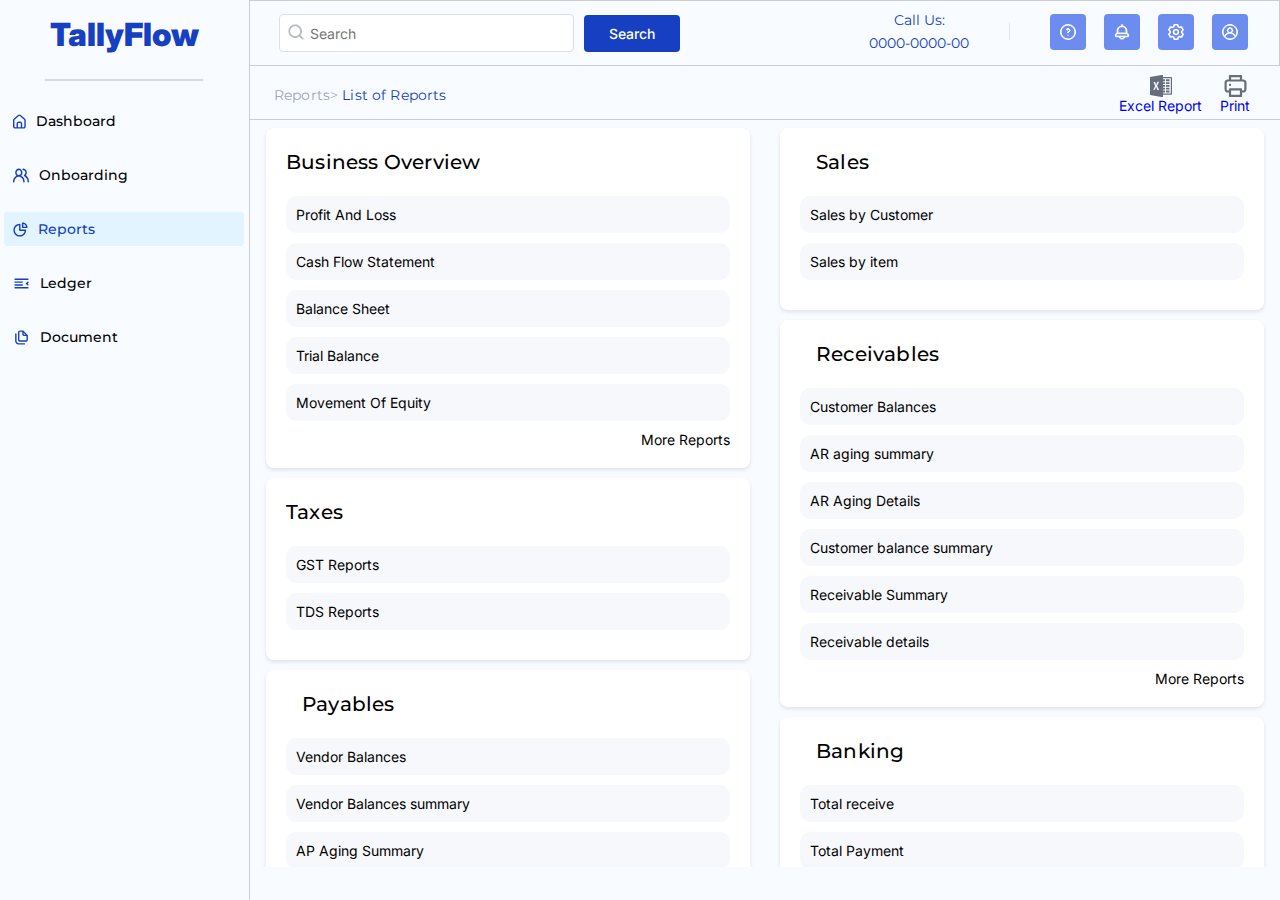
<file: reports_overview.html>
<!DOCTYPE html>
<html lang="en">

<head>
    <meta charset="UTF-8">
    <meta name="viewport" content="width=device-width, initial-scale=1.0">
    <title>CA Dashboard</title>
    <link rel="stylesheet" href="css/bootstrap.min.css">
    <script src="js/jqerry.js"></script>
    <script src="js/bootstrap.bundle.min.js"></script>
    <script src="js/script.js"></script>
    <link rel="stylesheet" href="css/global.css">

</head>

<body>
    <section class="main-frame">
        <div class="sidebar-frame">
            <div class="frame-group">
                <div class="tallyflow-frame">
                    <a class="TallyFlow">TallyFlow</a>
                    <img class="frame-child" alt="" src="img/vector-190.svg">
                </div>

                <nav class="nav-content-frame">
                    <!-- <div class="nav-component-parent"> -->
                    <a class="sidebar-navs-links " href="index.html">
                        <img src="img/management-icon.svg" alt="icon"><span>Dashboard</span>
                    </a>

                    <a class="sidebar-navs-links" href="onboarding.html">
                        <img src="img/user-management.svg" alt="icon"><span>Onboarding</span>
                    </a>

                    <a class="sidebar-navs-links active-links" href="reports.html">
                        <img src="img/reposrts_bar.svg" alt="icon"><span>Reports</span>
                    </a>


                    <a class="sidebar-navs-links " href="ledger.html">
                        <img src="img/sidebar_ledger.svg" alt="icon"><span>Ledger</span>
                    </a>

                    <a class="sidebar-navs-links" href="document.html">
                        <img src="img/sidebar_document.svg" alt="icon"><span>Document</span>
                    </a>
                    <!-- </div> -->
                </nav>
            </div>
        </div>
        <section class="main-section-component gap">
            <!-- top section -->
            <header class="top-section">

                <div class="top-serch-bar">
                    <img src="img/iconsearch@2x.png " class="abosolute-img" width="20px" height="20px" alt="">
                    <input type="text" name="search" class="Search" placeholder="Search">
                    <input type="button" value="Search" class="search-btn ">
                </div>

                <div class="call-notification">
                    <div class="call">
                        <a class="call-us">Call Us:</a>
                        <a class="call-us1">0000-0000-00</a>
                    </div>
                    <img class="call-icon" alt="" src="img/call-icon.svg">
                    <div class="notifications">
                        <div class="buttons" id="help">
                            <img class="user-icon" loading="lazy" alt="notification" src="img/help.svg">
                            <div class="help-section" style="display: none;">
                                <ul class="nav nav-tabs" id="myTab" role="tablist">
                                    <li class="nav-item" role="presentation">
                                        <button class="nav-link active" id="home-tab" data-toggle="tab"
                                            data-target="#home" type="button" role="tab" aria-controls="home"
                                            aria-selected="true">Notifications</button>
                                    </li>
                                    <li class="nav-item" role="presentation">
                                        <button class="nav-link" id="profile-tab" data-toggle="tab"
                                            data-target="#profile" type="button" role="tab" aria-controls="profile"
                                            aria-selected="false">Announcements</button>
                                    </li>
                                </ul>
                                <div class="tab-content" id="myTabContent">
                                    <div class="tab-pane fade show active" id="home" role="tabpanel"
                                        aria-labelledby="home-tab">...1</div>
                                    <div class="tab-pane fade" id="profile" role="tabpanel"
                                        aria-labelledby="profile-tab">...2</div>

                                </div>
                            </div>
                        </div>
                        <div class="buttons " id="notification-btn">
                            <img class="notification-icon" loading="lazy" alt="notification" src="img/notification.svg">
                        </div>
                        <div class="buttons">
                            <img class="notification-icon" loading="lazy" alt="notification" src="img/setting.svg">
                        </div>

                        <div class="buttons profile-btn" id="profile-btn">
                            <img class="user-icon" loading="lazy" id="profile-toggle" alt="notification"
                                src="img/user.svg">
                            <div class="profile-section " id="profile-section" style="display:none;">
                                <div class="profile-name-content">
                                    <div>
                                        <img class="profile-image" src="img/profile-card.png" alt="profile"></img>
                                    </div>
                                    <div class="flex-name-id">
                                        <h4><b>CA Name</b></h4>
                                        <p>USer ID : <span> CA0001</span></p>
                                        <p>Email : <span> ca001@gmail.com</span></p>
                                        <p>Type : <span>ca</span></p>
                                    </div>
                                </div>
                                <a href="#" class="text-right text-danger">
                                    <span><img src="img/logout.svg" alt="logout"></span> Sign Out</a>
                                <div class="profile-box"></div>
                                <div class="profile-box"></div>
                                <div class="profile-box"></div>
                                <div class="profile-box"></div>
                            </div>
                        </div>

                    </div>
                </div>
            </header>
            <!-- top section -->

            <div class="container-fluid px-0 border-10">
                <div class="bread-crumb ">
                    <span><a href="reports.html" class="inactive-breadcrumb">Reports> </a> <a href="#"
                            class="active-bread-crumb">List of Reports</span></a> </span>
                    <div class="notifications rl">
                        <a href="#" class="ctx exports" id="exports">
                            <img src="img/exel-export.svg" alt="icon">
                            <p class="mb-0">Excel Report</p>
                        </a>
                        <a href="#" class="ctx print" id="exports">
                            <img src="img/print.svg" alt="icon">
                            <p class="mb-0">Print</p>
                        </a>

                    </div>
                </div>
            </div>



            <div class="middle-frame-section ">

                <section class="replace-contentn container-fluid px-0">

                    <div class="reposrts-content container-fluid px-3 py-2">
                        <div class="row">
                            <div class="col-md-6 col-md-6 col-sm-12">
                                <div class="box">
                                    <h4><i class="fa-regular fa-newspaper"></i> Business Overview</h4>
                                    <div class="box-tb">Profit And Loss</div>
                                    <div class="box-tb">Cash Flow Statement</div>
                                    <div class="box-tb">Balance Sheet</div>
                                    <div class="box-tb">Trial Balance</div>
                                    <div class="movement-equity">
                                        <div class="box-tb">Movement Of Equity</div>
                                    </div>
                                    <button class="d-block ml-auto toggle-button" onclick="toggleReports(this)"><i
                                            class="fa-solid fa-angle-down"></i>More Reports</button>
                                </div>

                                <div class="box">
                                    <h4><i class="fa-regular fa-newspaper"></i> Taxes</h4>
                                    <div class="box-tb">GST Reports</div>
                                    <div class="box-tb">TDS Reports</div>
                                </div>

                                <div class="box">
                                    <h4><i class="fa-regular fa-newspaper mx-2"></i>Payables</h4>
                                    <div class="box-tb">Vendor Balances</div>
                                    <div class="box-tb">Vendor Balances summary</div>
                                    <div class="box-tb">AP Aging Summary</div>
                                    <div class="box-tb">AP aging details</div>
                                    <div class="movement-equity">
                                        <div class="box-tb">Day Book</div>
                                    </div>
                                    <button class="d-block ml-auto toggle-button" onclick="toggleReports(this)"><i
                                            class="fa-solid fa-angle-down"></i>More Reports</button>
                                </div>
                            </div>
                            <div class="col-md-6 col-md-6 col-sm-12">

                                <div class="box">
                                    <h4><i class="fa-regular fa-newspaper mx-2"></i>Sales</h4>
                                    <div class="box-tb">Sales by Customer</div>
                                    <div class="box-tb">Sales by item</div>
                                </div>

                                <div class="box">
                                    <h4><i class="fa-regular fa-newspaper mx-2"></i>Receivables</h4>
                                    <div class="box-tb">Customer Balances</div>
                                    <div class="box-tb">AR aging summary</div>
                                    <div class="box-tb">AR Aging Details</div>
                                    <div class="box-tb">Customer balance summary</div>
                                    <div class="movement-equity">
                                        <div class="box-tb">Receivable Summary</div>
                                        <div class="box-tb">Receivable details</div>
                                    </div>
                                    <button class="d-block ml-auto toggle-button" onclick="toggleReports(this)"><i
                                            class="fa-solid fa-angle-down"></i>More Reports</button>
                                </div>

                                <div class="box">
                                    <h4><i class="fa-regular fa-newspaper mx-2"></i>Banking</h4>
                                    <div class="box-tb">Total receive</div>
                                    <div class="box-tb">Total Payment</div>
                                    <div class="box-tb">balance as per book</div>
                                    <div class="box-tb">ACurrency</div>
                                    <div class="movement-equity">
                                        <div class="box-tb">Reconciliation status</div>
                                    </div>
                                    <button class="d-block ml-auto toggle-button" onclick="toggleReports(this)"><i
                                            class="fa-solid fa-angle-down"></i>More Reports</button>
                                </div>
                            </div>
                        </div>
                    </div>
                </section>
            </div>

        </section>
</body>

</html>
</file>
<file: css/global.css>
@import url('https://fonts.googleapis.com/css2?family=Montserrat:wght@400;500;600;700;800;900&display=swap');
@import url('https://fonts.googleapis.com/css2?family=Archivo:wght@400;500;600;700;800;900&display=swap');
@import url('https://fonts.googleapis.com/css2?family=Inter:wght@400;500;600;700;800;900&display=swap');
@import url('https://fonts.googleapis.com/css2?family=Figtree:wght@400;500;600;700;800;900&display=swap');
@import url('https://fonts.googleapis.com/css2?family=Poppins:wght@400;500;600;700;800;900&display=swap');

* {
    margin: 0;
    padding: 0;
    box-sizing: border-box;
}

body {
    margin: 0;
    line-height: normal;
    overflow: hidden;
}

:root {
    /* fonts */
    --font-montserrat: Montserrat;
    --font-archivo: Archivo;
    --body-base-medium: Inter;
    --extra-small-12-px-m: Figtree;
    --base-body: Poppins;

    /* font sizes */
    --body-base-medium-size: 14px;
    --extra-small-12-px-m-size: 12px;
    --font-size-lg: 18px;
    --font-size-base-5: 16.5px;
    --font-size-mid: 17px;
    --font-size-base-7: 16.7px;
    --font-size-29xl: 48px;
    --font-size-10xl: 29px;
    --font-size-19xl: 38px;
    --font-size-5xl: 24px;
    --font-size-13xl: 32px;
    --font-size-lgi: 19px;
    --font-size-7xl: 26px;

    /* Colors */
    --color-ghostwhite-100: #f8fbff;
    --color-ghostwhite-200: #f1f1f6;
    --color-tokens-content-light-primary: #fff;
    --button-neutraloutline-stroke: #cecece;
    --violetgray-100: #eae7ec;
    --gray-400: #dcdfe3;
    --color-gainsboro-100: #d9d9d9;
    --color-tokens-content-light-disable: #d8d8d8;
    --color-whitesmoke-100: #f9f9fb;
    --violetgray-0: #f8f7f9;
    --gray-200: #eaecf0;
    --violetgray-500: #908b93;
    --neutral-colors-800: #19213c;
    --gray-900: #101828;
    --color-gray-100: rgba(0, 0, 0, 0.3);
    --color-tomato-100: #ff3f3f;
    --color-tomato-200: rgba(255, 63, 63, 0.7);
    --color-tomato-300: rgba(255, 63, 63, 0.3);
    --violetgray-900: #403a44;
    --color-lightblue: #b0e7ff;
    --primary-pr11: #1640c1;
    --decorative-green-25: #dafed1;
    --decorative-green-75: #59914b;
    --decorative-green-50: #94e380;
    --globalcolors-neutral-100: #000;
    --color-tokens-action-primary-hover: #717171;
    --secondary-400: #6c7278;
    --violetgray-800: #4e4852;
    --color-aliceblue-100: #edf8ff;
    --color-aliceblue-200: #e1f4ff;
    --color-mediumseagreen: rgba(53, 189, 122, 0.6);
    --primary-pr06: #6c8def;
    --color-cornflowerblue-100: #509fec;
    --color-green-100: #008000;
    --color-green-200: rgba(0, 128, 0, 0.7);
    --color-gold-100: #ece650;
    --color-gold-200: #f5cf27;
    --color-gold-300: rgba(245, 207, 39, 0.7);
    --color-indianred: #ec5063;
    --color-limegreen-100: #4bc301;
    --primary-colors-red: #ff2d46;
    --color-royalblue: rgba(119, 133, 244, 0.1);
    --light-secondary: #6c757d;
    --textcolor-neutraldisable: #9ea5bd;
    --Neutral-N800: #4B5162;
    --strokecolor-primary: #1849d6;

    /* Spacing */
    --border-radius-4: 4px;

    /* Gaps */
    --gap-6xl: 25px;
    --gap-9xs: 4px;
    --gap-xs: 12px;
    --gap-7xs: 6px;
    --gap-xl: 20px;
    --gap-base: 16px;
    --gap-5xs: 8px;
    --gap-11xl: 30px;
    --gap-2xs: 11px;
    --gap-4xs: 9px;
    --gap-5xs-3: 7.3px;
    --gap-8xs: 5px;
    --gap-3xs: 10px;
    --gap-lg: 18px;
    --gap-6xs: 7px;
    --gap-11xs: 2px;
    --gap-15xl: 34px;
    --gap-351xl: 370px;
    --gap-12xs: 1px;
    --gap-11xs-5: 1.5px;
    --gap-8xl: 27px;

    /* Paddings */
    --padding-xl: 20px;
    --padding-76xl: 95px;
    --padding-43xl: 62px;
    --padding-21xl: 40px;
    --padding-5xs-5: 7.5px;
    --padding-lg: 18px;
    --padding-8xl: 27px;
    --padding-9xl: 28px;
    --padding-9xs-4: 3.4px;
    --padding-9xs: 4px;
    --padding-8xs-2: 4.2px;
    --padding-smi: 13px;
    --padding-8xs-3: 4.3px;
    --padding-mid: 17px;
    --padding-32xl: 51px;
    --padding-2xs: 11px;
    --padding-14xl: 33px;
    --padding-11xs: 2px;
    --padding-12xs: 1px;
    --padding-10xs: 3px;
    --padding-5xs: 8px;
    --padding-4xs: 9px;
    --padding-5xl: 24px;
    --padding-8xs: 5px;
    --padding-3xs: 10px;
    --padding-xs: 12px;
    --padding-10xs-5: 2.5px;
    --padding-7xs: 6px;
    --padding-11xl: 30px;
    --padding-654xl: 673px;
    --padding-265xl: 284px;
    --padding-418xl: 437px;
    --padding-101xl: 120px;
    --padding-134xl: 153px;
    --padding-129xl: 148px;
    --padding-98xl: 117px;
    --padding-106xl: 125px;
    --padding-2xl: 21px;
    --padding-16xl: 35px;
    --padding-6xl: 25px;
    --padding-3xl: 22px;
    --padding-6xs: 7px;
    --padding-51xl: 70px;
    --padding-lgi: 19px;
    --padding-base: 16px;
    --padding-mini: 15px;
    --padding-7xl: 26px;
    --padding-sm: 14px;
    --padding-xl: 20px;
    --padding-11xl: 30px;
    --padding-mini: 15px;
    --padding-5xl: 24px;
    --padding-lg: 18px;
    --padding-7xl: 26px;
    --padding-base: 16px;
    --padding-lgi: 19px;
    --padding-11xs: 2px;
    --padding-5xs: 8px;
    --padding-mid: 17px;
    --padding-9xl: 28px;
    --padding-7xs: 6px;
    --padding-3xs: 10px;
    --padding-206xl: 225px;
    --padding-6xl: 25px;
    --padding-6xs: 7px;
    --padding-263xl: 282px;
    --padding-2xs: 11px;
    --padding-8xs: 5px;
    --padding-4xs-5: 8.5px;
    --padding-smi: 13px;
    --padding-10xs: 3px;
    --padding-17xl: 36px;
    --padding-4xl: 23px;
    --padding-5xs-3: 7.3px;
    --padding-5xs-2: 7.2px;
    --padding-5xs-4: 7.4px;
    --padding-11xs-5: 1.5px;
    --padding-3xs-1: 9.1px;
    --padding-sm: 14px;
    --padding-12xs: 1px;
    --padding-3xs-2: 9.2px;
    --padding-8xl: 27px;
    --padding-114xl: 133px;
    --padding-47xl: 66px;
    --padding-xs: 12px;
    --padding-12xl: 31px;
    --padding-10xl: 29px;
    --padding-9xs: 4px;
    --padding-46xl: 65px;
    --padding-23xl: 42px;
    --padding-4xs: 9px;
    --padding-51xl: 70px;
    --padding-9xs-5: 3.5px;
    --padding-11xs-4: 1.4px;
    --padding-744xl: 763px;
    --padding-477xl: 496px;
    --padding-303xl: 322px;
    --padding-15xl: 34px;

    /* Border radiuses */
    --br-9xs: 4px;
    --br-5xs: 8px;
    --br-base: 16px;
    --br-27xl: 46px;
    --br-11xs-4: 1.4px;
    --br-41xl: 60px;
    --br-17xl-9: 36.9px;
    --br-11xs: 2px;
}


/* dashboard page */

p {
    margin-bottom: 0px;
}

.main-frame {
    width: 100%;
    /* height: 100vh; */
    position: relative;
    background-color: var(--color-ghostwhite-100);
    /* overflow: hidden; */
    flex-direction: row;
    line-height: normal;
    letter-spacing: normal;
    font-size: var(--font-size-13xl);
    color: var(--primary-pr11);
    display: flex;
    align-items: flex-start;
    justify-content: flex-start;
    text-align: left;
    font-family: var(--body-base-medium);
}

.sidebar-frame {
    height: 100vh;
    border-right: 1px solid var(--button-neutraloutline-stroke);
    box-sizing: border-box;
    width: 250px;
    overflow: hidden;
    /* flex-shrink: 0; */
    display: flex;
    flex-direction: column;
    align-items: flex-start;
    justify-content: flex-start;
    padding: var(--padding-mini) var(--padding-9xs) var(--padding-46xl);
}

.frame-group {
    align-items: center;
    padding: 0 var(--padding-12xs) 0 0;
    gap: var(--gap-6xl);
    align-self: stretch;
    display: flex;
    flex-direction: column;
    justify-content: flex-start;
}

.tallyflow-frame {
    align-self: stretch;
    height: 64px;
    display: flex;
    flex-direction: column;
    align-items: center;
    justify-content: flex-start;
    padding: 0 var(--padding-mini) 0;
    box-sizing: border-box;
    gap: var(--gap-6xl);
}

.TallyFlow {
    text-decoration: none;
    position: relative;
    font-weight: 900;
    color: inherit;
}

.frame-child {
    align-self: stretch;
    height: 1.5px;
    position: relative;
    max-width: 100%;
    overflow: hidden;
    flex-shrink: 0;
}

.nav-content-frame {
    width: 100%;
    margin: 0;
    display: flex;
    flex-direction: column;
    align-items: flex-start;
    gap: var(--gap-xl);
    text-align: left;
    font-size: var(--body-base-medium-size);
    color: var(--globalcolors-neutral-100);
    font-family: var(--font-montserrat);
}

.sidebar-navs-links {
    align-self: stretch;
    border-radius: var(--br-9xs);
    padding: var(--padding-5xs) var(--padding-4xs);
    display: flex;
    align-items: center;
    justify-content: start;
    gap: var(--gap-3xs);
    color: black;
    text-decoration: none;
    font-weight: 500;
}

.sidebar-navs-links:hover {
    background-color: #33333339;
}

.active-links {
    background-color: var(--color-aliceblue-200);
    color: var(--primary-pr11);
}

.main-section-component {
    display: flex;
    align-items: flex-start;
    justify-content: flex-start;
    text-align: left;
    font-family: var(--body-base-medium);
    flex: 1;
    flex-direction: column;

    max-width: calc(100% - 250px);
    font-size: var(--body-base-medium-size);
    color: var(--color-gray-100);
}

.top-section {
    align-self: stretch;
    background-color: var(--color-ghostwhite-100);
    border-top: 1px solid var(--button-neutraloutline-stroke);
    border-right: 1px solid var(--button-neutraloutline-stroke);
    border-bottom: 1px solid var(--button-neutraloutline-stroke);
    box-sizing: border-box;
    display: flex;
    flex-direction: row;
    align-items: flex-end;
    justify-content: space-between;
    padding: var(--padding-xs) var(--padding-12xl) var(--padding-smi) var(--padding-10xl);
    top: 0;
    z-index: 99;
    position: sticky;
    max-width: 100%;
    gap: var(--gap-xl);
    height: 66px;
}

.top-serch-bar {
    width: 401px;
    display: flex;
    align-items: center;
    justify-content: flex-start;
    position: relative;
    gap: var(--gap-3xs);

}

.Search {
    width: 100%;
    height: 38px;
    outline: none;
    border-radius: 5px;
    border: 1px solid #DCDFE3;
    border-radius: var(--br-9xs);
    background-color: var(--color-tokens-content-light-primary);
    border: 1px solid var(--gray-400);
    align-items: center;
    padding-left: 30px;
    gap: var(--gap-5xs);
    color: #000000d3;
}

.search::placeholder {
    font-family: Inter;
    font-size: 14px;
    font-weight: 400;
    line-height: 20px;
    /* text-align: left; */
    padding-left: 5px;
    font-size: 15px;
    opacity: 0.7;
}

.abosolute-img {
    position: absolute;
    top: 8px;
    left: 7px;
}

.search-btn {
    cursor: pointer;
    padding: var(--padding-5xs) var(--padding-6xl);
    background-color: var(--primary-pr11);
    border-radius: var(--border-radius-4);
    align-items: center;
    justify-content: center;
    gap: var(--gap-5xs);
    font-size: var(--body-base-medium-size);
    line-height: 150%;
    font-weight: 500;
    font-family: var(--body-base-medium);
    color: var(--color-tokens-content-light-primary);
    outline: none;
    border: none;
}

.call-notification {
    /* width: 390px; */
    display: flex;
    flex-direction: row;
    align-items: center;
    justify-content: flex-end;
    gap: 40px;
    z-index: 1;
    color: var(--primary-pr11);
    font-family: var(--font-montserrat);

}

.o-0 {
    opacity: 0;
}

.o-1 {
    opacity: 1;
}

.profile-section {
    position: absolute;
    top: 45px;
    left: -304px;
    /* opacity: 0; */
    display: flex;
    flex-direction: column;
    gap: 10px;
    padding: 30px 20px;
    height: auto;
    background-color: white;
    /* border: 1px solid green; */
    /* box-shadow: -4px 0px 12.7px 0px #00000033; */
    border-radius: 4px;
    z-index: 1000;
}

.profile-btn {
    position: relative;
}

.profile-name-content {
    display: flex;
    justify-content: space-around;
    align-items: center;
    padding: 24px 9px;
    gap: 20px;
    box-shadow: 0px 4px 10.1px 0px #0000001A;
    background-color: white;

}

.profile-box {
    border-radius: 4px;
    padding: 20px;
    box-shadow: 0px 4px 10.1px 0px #0000001A;

}

.flex-name-id {
    display: flex;
    flex-direction: column;
    gap: 8px;
    font-family: Montserrat;
    font-size: 14px;
    font-weight: 600;
    line-height: 17.07px;
    text-align: left;
    color: black;

}

.profile-box {
    background-color: #FFFFFF;
    box-shadow: -4px 0px 12.7px 0px #00000033;

}


.call {
    flex-direction: column;
    justify-content: flex-start;
    gap: var(--gap-8xs);
    display: flex;
    align-items: center;
}

.call-icon {
    height: 35px;
    width: 1px;
    position: relative;
}

.notifications {
    display: flex;
    flex-direction: row;
    align-items: center;
    justify-content: flex-start;
    gap: var(--gap-lg);
}

.buttons {
    cursor: pointer;
    border-radius: var(--border-radius-4);
    background-color: var(--primary-pr06);
    display: flex;
    flex-direction: row;
    align-items: center;
    justify-content: center;
    padding: var(--padding-3xs);
}

.notification-icon {
    height: 16px;
    width: 16px;
    position: relative;
}



.buttons {
    cursor: pointer;
    border-radius: var(--border-radius-4);
    background-color: var(--primary-pr06);
    align-items: center;
    justify-content: center;
    padding: var(--padding-3xs);
}

.button-icon {
    height: 16px;
    width: 16px;
    position: relative;
}

.middle-frame-section {
    width: 100%;
    height: 83vh;
    overflow-y: auto;
    overflow-x: hidden;
}
.home-middle-section{
    height: 90vh;
}

.section-frame {
    width: 100%;
    display: flex;
    align-items: flex-start;
    justify-content: flex-start;
    text-align: left;
    font-family: var(--body-base-medium);
    align-self: stretch;
    flex-direction: column;
    flex-shrink: 0;
    box-sizing: border-box;
    max-width: 100%;
    gap: 30px;


}

.CA-profile {
    width: 100%;
    align-self: stretch;
    height: auto;
    display: flex;
    align-items: center;
    justify-content: flex-start;
    flex-direction: row;
    border: 1px solid #CECECE;

    padding: var(--padding-lg) var(--padding-lg);
    border-radius: 4px;
}

.profile-icon {
    width: 82px;
    height: 84px;
    object-fit: cover;
    border-radius: 50%;
    border: 3px solid var(--primary-pr11, #1640C1);
    position: relative;
    overflow: hidden;
}

.profile-icon img {
    width: 100%;
    height: 100%;
    object-fit: cover;
    object-position: top;

}

.ca-detail {
    color: black;
    font-size: var(--font-montserrat);
    font-size: 24px;
}

.ca-name {
    font-weight: 700;
}

.ca-id {
    font-family: Montserrat;
    font-size: 14px;
    font-weight: 600;
    line-height: 17.07px;
    text-align: left;
}

.client-component {
    justify-content: space-between;
    margin: 0;
}

.number {
    display: flex;
    justify-content: space-between;
    align-items: center;

}

.component-151 {
    background-color: white;
}

.card-row {
    display: flex;
    flex-wrap: wrap;
    font-size: var(--font-size-lg);
    color: var(--globalcolors-neutral-100);
    font-family: var(--font-montserrat);
    align-self: stretch;
    gap: var(--gap-11xl);
}

.component-box {
    display: flex;
    flex-direction: column;
    align-items: flex-start;
    justify-content: flex-start;
    flex: 1;
    border-radius: var(--br-9xs);
    background-color: var(--color-tokens-content-light-primary);
    border: 1px solid var(--button-neutraloutline-stroke);
    box-sizing: border-box;
    overflow: hidden;
    padding: var(--padding-4xl) var(--padding-8xl);
    min-width: 266px;
    max-width: 100%;
}

.frame-div {
    display: flex;
    flex-direction: column;
    align-items: flex-start;
    justify-content: flex-start;
    align-self: stretch;
    gap: 5px;
}

.client-count {
    width: 100%;
    display: flex;
    align-items: center;
    flex-direction: row;
    justify-content: space-between;
}

.client-number {
    align-self: stretch;
    align-items: center;
    justify-content: space-between;
    gap: var(--gap-xl);
    font-size: var(--font-size-29xl);
    color: var(--color-green-100);
}

.arrow1 {
    border-radius: var(--br-5xs);
    background-color: var(--color-green-100);
    align-items: flex-start;
    justify-content: flex-start;
    padding: var(--padding-5xs);
    display: flex;
    flex-direction: row;
}

.pending-reports {
    width: 100%;
    display: flex;
    align-items: center;
    flex-direction: row;
    justify-content: space-between;
}

.pending-reports-number {
    align-self: stretch;
    align-items: center;
    justify-content: space-between;
    gap: var(--gap-xl);
    font-size: var(--font-size-29xl);
    color: var(--color-gold-200);
}


.pending-reports .arrow1 {
    border-radius: var(--br-5xs);
    background-color: var(--color-gold-200);
    align-items: flex-start;
    justify-content: flex-start;
    padding: var(--padding-5xs);
    display: flex;
    flex-direction: row;
}

.pending-entry {
    width: 100%;
    display: flex;
    align-items: center;
    flex-direction: row;
    justify-content: space-between;
}

.pending-entry-number {
    align-self: stretch;
    align-items: center;
    justify-content: space-between;
    gap: var(--gap-xl);
    font-size: var(--font-size-29xl);
    color: var(--color-tomato-100);
}

.pending-entry .arrow1 {
    border-radius: var(--br-5xs);
    background-color: var(--color-tomato-100);
    align-items: flex-start;
    justify-content: flex-start;
    padding: var(--padding-5xs);
    display: flex;
    flex-direction: row;
}


.onboarding-clients {
    padding: var(--padding-base) var(--padding-smi);
    background-color: #fff;
    color: black;
    border: 1px solid #CECECE;
    border-radius: 4px;
    width: 385px;
}

.onboarding-header {
    display: flex;
    justify-content: space-between;
    align-items: center;
    align-self: stretch;
}

.select-option {
    width: 100px;
    height: 30px;
    border: 0.76px solid #DCDFE3;
    border-radius: 4px;
    padding: 2px 3px;
    color: #585E6A;
}

.select-option:focus {
    border: 0.76px solid #DCDFE3;
    outline: none;
}

.onboarding-row {
    display: flex;
    align-items: stretch;
    /* flex-wrap:wrap; */
    justify-content: flex-start;
    gap: var(--gap-11xl);
}

.onboarding-client-list {
    display: flex;
    flex-direction: column;
    align-self: stretch;
    width: 100%;
    gap: 10px;
    padding: 8px 8px 0 5px;
    /* Adjusted padding */
    align-items: center;
    justify-content: flex-start;
    /* Changed from center to flex-start */
    overflow-y: auto;
    height: 350px;
    /* Reduced height to fit within .onboarding-clients */
}

.onboarding-client-list::-webkit-scrollbar {
    width: 8px;
    height: 8px;
}

.onboarding-client-list::-webkit-scrollbar-track {
    background: #f1f1f1;
    border-radius: 10px;
}

.onboarding-client-list::-webkit-scrollbar-thumb {
    background: #888;
    border-radius: 10px;
}

.onboarding-client-list::-webkit-scrollbar-thumb:hover {
    background: #555;
}

.onboarding-client-list::-webkit-scrollbar-corner {
    background: #f1f1f1;
}

.client-data {
    display: flex;
    justify-content: space-between;
    align-items: center;
    flex-direction: row;
    width: 100%;
    padding: 10px;
    border: 1px solid #CECECE;
    border-radius: 4px;
    background: #fff;
}


.status-completed {
    padding: 2px 6px;
    gap: 6px;
    border-radius: 16px;
    background: #DAFED1;
    color: #1e9800;
}

.status-completed span {
    background-color: inherit;
    background-color: red;
    border-radius: 50%;
}


.status-pending {
    padding: 3px 7px;
    gap: 6px;
    border-radius: 16px;
    background: #ec6c6c4d;
    color: red
}

.chart-box {
    background: white;
    padding: 16px;
    align-self: stretch;
    width: 100;
}

.box-t {
    align-self: stretch;
    /* width: 100%; */

}


.chart-box {
    width: 100%;
    border: 1px solid #CECECE;
    color: black;
    border-radius: 6px;
}

.chart-header {
    display: flex;
    justify-content: space-between;
    align-items: center;
}

.nav-tabs {
    border: none;
}

.nav-tabs.active {
    border: none;
}

.chart-img {
    display: flex;
    align-items: center;
    justify-content: center;
}

.days .nav-link {
    color: #333;
    text-decoration: none;
    border: 2px solid #b1b0b04c;
    border-radius: 0px 3px 3px 0px;
}

.days .nav-link.active {
    background-color: white;
    border: none;
}

.table-data {
    padding: 32px;
    color: #4e48528f;
}

.rows-header {
    align-self: stretch;
    display: flex;
    justify-content: space-between;
    align-items: center;
}

.button-p {
    display: flex;
    flex-direction: row;
    justify-content: space-between;
    gap: 20px;
    align-items: center;
}

.border-btn {
    border: 2px solid #4e485270;
    border-radius: 6px;
}

.recent-reports {
    font-family: Montserrat;
    font-size: 18px;
    font-weight: 700;
    line-height: 24px;
    text-align: left;
    color: #101828;
}

.reports-para {
    font-family: Montserrat;
    font-size: 14px;
    font-weight: 400;
    line-height: 24px;
    text-align: left;
    color: #4E4852;
}

.recent-report-list .nav-tabs .nav-item.show .nav-link,
.nav-tabs .nav-link.active {
    background-color: #F8F7F9 !important;
    color: black !important;
    border: 1px solid #EAE7EC !important;

}

.recent-report-list .nav-tabs .nav-link {
    text-decoration: none;
    border: 1px solid #EAE7EC;
    color: #4e485270;
    background-color: white;
    border-top-left-radius: .25rem;
    border-top-right-radius: .25rem
}

.recent-report-list .tab-content {
    border-top: 0;
    padding: 16px;
}


.reposrts-row {
    display: flex;
    flex-direction: column;
    width: 100%;
    height: auto;
}

.reposrts-heading {
    width: 100%;
    display: flex;
    flex-direction: row;
    padding: 6px 20px;
    align-items: center;
    justify-content: space-between;
}

.reposrts-heading p {
    font-family: Montserrat;
    font-size: 12px;
    font-weight: 600;
    line-height: 18px;
    text-align: left;
    color: black;
}

.reposrts-row p {
    margin: 0;
}

.reports-row-data {
    width: 100%;
    display: flex;
    justify-content: space-between;
    align-items: center;
    padding: 6px 20px;
    border: 1px solid #EAE7EC;
    border-radius: 10px;
    margin-top: 10px;
    /* Add margin-top for spacing */
}

.recent-report-list .tab-content {
    padding: 5px;
}

.reports-row-data .client-name {
    display: flex;
    align-items: center;
    gap: 10px;
}

.tool-icon {
    display: flex;
    gap: 20px;
}


@media screen and (max-width:1024px) {
    .sidebar-frame {
        display: none;
    }

    .main-section-component {
        max-width: 100%;
    }

}

@media screen and (max-width:820px) {
    .top-serch-bar {
        display: flex;
    }

    .call-notification {
        width: 200px;
    }

    .onboarding-row {

        flex-direction: column;
    }

    .onboarding-clients {
        width: 100%;
    }

    .onboarding-clients p {

        margin-bottom: 0px;
    }

    .chart-header {
        flex-direction: column;
        justify-content: start;
        align-items: start;
        margin-bottom: 10px;
    }

    .recent-report-list {
        margin-top: 10px;
    }

    .reposrts-heading {
        overflow-x: auto;
        justify-content: space-between;
        gap: 20px;
    }

    .reports-row-data {
        gap: 22px;
        overflow-x: auto;
    }

    .rows-header {
        flex-direction: column;
        justify-content: start;
        align-items: start;
    }


    .call {
        display: none;
    }
}

@media screen and (max-width:430px) {
    .ca-detail .ca-name {
        font-size: 17px;
    }

    .Search {
        height: 36px;
    }

    .top-section {
        padding: 10px;
    }

    .search-btn {
        padding: 7px;
    }

    .call-notification {
        width: 181px;
        gap: 2px;
    }

    .notifications {
        gap: 10px;
    }
}

/* dashboard page */








/* onboarding */
#help {
    position: relative;

}

.help-section {
    position: absolute;
    padding: 4px;
    top: 45px;
    /* left: -100px; */
    height: 379px;
    width: 286px;
    background-color: white;
    z-index: 1000;
    ;
}

.help-section .nav-tabs {
    display: flex;
}


/* Overlay and content styling */
#overlay-content {
    position: fixed;
    top: 50%;
    left: 50%;
    transform: translate(-50%, -50%);
    z-index: 1000000;

    background-color: white;
    padding: 20px;
    border-radius: 8px;
    /* display: none;  */
}

.overlay::before {
    content: '';
    position: fixed;
    top: 0;
    left: 0;
    width: 100%;
    height: 100%;
    z-index: 1000000;
    background-color: rgba(0, 0, 0, 0.5);
    /* display: none;  */
}

.upload-frame-header {
    display: flex;
    justify-content: space-between;
    align-items: center;
}

.upload-frame-header span {
    cursor: pointer;
}

/* overlay-content */

.buttons25 {
    border-radius: var(--border-radius-4);
    background-color: var(--primary-pr11);
    display: flex;
    flex-direction: row;
    align-items: flex-start;
    justify-content: flex-start;
    padding: var(--padding-5xs) var(--padding-xs);
    gap: var(--gap-5xs);
    cursor: pointer;
    z-index: 1;
}

.schedule-demo10 {
    position: relative;
    line-height: 150%;
    font-weight: 500;
    display: inline-block;
    min-width: 67px;
    white-space: nowrap;
    color: white;
    font-size: 14px;
    font-family: var(--body-base-medium);
}

.buttons26 {
    cursor: pointer;
    border: 0;
    padding: var(--padding-5xs) var(--padding-xs);
    background-color: var(--primary-pr11);
    border-radius: var(--border-radius-4);
    display: flex;
    flex-direction: row;
    gap: var(--gap-5xs);
    z-index: 1;
    color: white;
    font-size: 14px;
}

.schedule-demo11 {
    position: relative;
    font-size: var(--body-base-medium-size);
    line-height: 150%;
    font-weight: 500;
    font-family: var(--body-base-medium);
    color: var(--color-tokens-content-light-primary);
    text-align: left;
    display: inline-block;
    min-width: 75px;
    white-space: nowrap;
}

.onboarding {
    display: flex;
    align-items: center;
    justify-content: center;
    padding-top: 20px;
    align-items: stretch;
}

.frmae-parent-19 {
    display: flex;
    justify-content: center;
    align-items: stretch;
    flex-direction: column;
    gap: 15px;
    font-size: var(--font-size-13xl);
    color: var(--primary-pr11);
    font-family: var(--font-montserrat);
    text-align: center;
}

.image-parent {
    display: flex;
    align-items: center;
    flex-direction: column;
    height: 300px;
    position: relative;
}

.onboarding_img_first {
    /* position: relative; */
    height: 300px;
    z-index: 2;
}

.onboarding_img_second {

    position: absolute;
    bottom: 0px;

    z-index: 1;
}

.frmae-parent-19 h2 {
    font-family: Montserrat;
    font-size: inherit;
    font-weight: 600;
    line-height: 33.11px;
    letter-spacing: -0.02em;
    text-align: center;
}

.frmae-parent-19 blockquote {
    font-family: Montserrat;
    font-size: 18px;
    font-weight: 400;
    line-height: 28px;
    letter-spacing: 0.01em;
    text-align: center;
    color: var(--Neutral-N800);
}

.frmae-parent-19 .New-Onboarding {
    align-self: center;
    cursor: pointer;
    border: 0;
    padding: var(--padding-xs) var(--padding-lg);
    background-color: var(--primary-pr11);
    border-radius: var(--border-radius-4);
    font-size: 18px;
    color: white;
}

.frmae-parent-19 .New-Onboarding a {
    color: white !important;
    text-decoration: none;
}


.frmae-parent-19 p {
    font-family: Montserrat;
    font-size: 14px;
    font-weight: 400;
    line-height: 28px;
    letter-spacing: 0.01em;
    color: black;
    margin: 0;

}

#upload-on {
    cursor: pointer;
}


.all-clients h2 {
    font-family: Montserrat;
    font-size: 32px;
    font-weight: 600;
    line-height: 39.01px;
    text-align: left;
    margin-left: 20px;
    padding: 5px;
    color: black;
}

.table {
    width: 100%;
    border-collapse: collapse;
    font-family: var(--font-montserrat);
}

.table th,
.table td {
    border-top: 1px solid #ddd;
    border-bottom: 1px solid #ddd;
    padding: 15px;
    text-align: left;

}

.table th {
    background-color: #F9F9Fb;

}

.table input {
    margin-right: 10px;
}

.table th,
.table td {
    width: 36%;
}

.table tbody tr:hover {
    transition: all ease 0.5s;
    box-shadow: 1px 2px 5px 2px #CECECE;
}


.status-success {
    background-color: #28a745;
    color: white;
    padding: 5px 10px;
    border-radius: 12px;
    display: inline-block;
}

.three-dots-set {
    opacity: 0;
    outline: none;
    border: none;
    background-color: transparent;
    position: relative;
}

.table tbody tr:hover .three-dots-set {
    opacity: 1;
}

.options-list {
    position: absolute;
    display: flex;
    align-items: center;
    flex-direction: row;
    justify-content: space-around;
    gap: 10px;
    right: 33px;
    background-color: white;
    bottom: 5px;
    padding: 7px;
    border-radius: 8px;
    opacity: 0;
    transition: opacity 0.5s;
}

.options-list img {
    padding: 5px;
    background-color: #F9F9FB;
    border-radius: 10px;
    cursor: pointer;
}

.options-list.visible {
    opacity: 1;
}


.progress-container {
    display: flex;
    flex-direction: column;
    align-items: center;
    padding: 25px;
    background-color: var(--Tonal-background, #E1F4FF);
    height: 100%;
    overflow: hidden;
    font-family: Montserrat;
    font-size: 10px;
    font-weight: 400;
    line-height: 12.19px;
    text-align: left;

}


.progressbar {
    counter-reset: step;
    display: flex;
    flex-direction: column;
    gap: 30px;
}

.absolute-progress {
    position: relative;
}

.new-progree-bar {
    position: absolute;
    top: -5px;
    left: 13px;
    width: 4px;
    height: 108%;
}

.progressbar li {
    list-style-type: none;
    width: 100%;
    position: relative;
    text-align: left;
    padding-left: 40px;
    font-family: Montserrat;
    font-size: 16px;
    font-weight: 600;
    line-height: 19.5px;
    text-align: left;

    /* Add spacing between steps */
}

.progressbar li span {
    margin-top: 20px;
    position: relative;
    display: none;

}

.progressbar li::before {
    counter-increment: step;
    content: counter(step);
    width: 30px;
    height: 30px;
    display: block;
    text-align: center;
    position: absolute;
    left: 0;
    top: 0;
    border-radius: 50%;
    background-color: #aaa;
    color: white;
    line-height: 30px;
    font-size: 16px;
    font-weight: 500;
}


.progressbar li::after {
    content: '';
    position: absolute;
    width: 2px;
    height: 100%;
    background-color: var(--strokecolor-primary);
    color: white;
    top: 15px;
    left: 13px;
    z-index: -1;
}

.progressbar span::before {
    content: '';
    position: absolute;
    width: 10px;
    border-radius: 50%;
    height: 10px;
    background-color: var(--strokecolor-primary);
    color: white;
    top: 6px;
    left: -30px;
    z-index: 1;
}

.progressbar li:last-child::after {
    height: 15px;
}

.progressbar li:first-child::after {
    content: none;
}



.progressbar li.active::before,
.progressbar li.active::after {
    background-color: var(--strokecolor-primary);



}


#prevBtn {
    color: white;
    background-color: var(--primary-pr11);
    padding: 10px 20px;
    border: none;
    outline: none;
    border-radius: 5px;
    font-size: 16px;
    font-weight: 500;
    cursor: pointer;
}

button {
    cursor: pointer;
}

#nextBtn {
    color: white;
    background-color: var(--primary-pr11);
    padding: 10px 20px;
    border: none;
    border-radius: 5px;
    outline: none;
    font-size: 16px;
    font-weight: 500;
    cursor: pointer;
}


.progressbar li.active span {
    display: block;
    transition: 0.2 ease all;
    color: var(--strokecolor-primary);
}

.progressbar span {
    display: block;
    font-size: 12px;
}

.content-box {
    display: none;
}

.content-box.active {
    display: block;
}

.progress-container .buttons {
    margin-top: 20px;
    text-align: center;
}


.content-1 {
    display: flex;
    flex-direction: column;
    gap: 20px;
    padding-top: 30px;
    justify-content: center;
    text-align: center;
    font-size: 18px;
    font-family: var(--font-montserrat);
}

.user-onboarding-through {

    align-self: stretch;
    position: relative;
    letter-spacing: 0.01em;
    line-height: 28px;
    font-weight: 500;
    color: var(--primary-pr11);
}

.welcome-to-user {
    align-self: stretch;
    margin: 0;
    font-size: 56px;
    letter-spacing: -0.01em;
    line-height: 72px;
    font-weight: 600;
    font-family: inherit;
    color: black;
}

.frame-wrapper7 {
    position: relative;
    display: flex;
    justify-content: center;
    height: 300px;
}

.pan-name {
    position: absolute;
    z-index: 3;
    top: -58px;
}

.pan-img {
    position: relative;
    display: flex;
    justify-content: center;
    z-index: 10;
}

.pan-clippath {
    position: absolute;
    z-index: 2;
    top: -61px;
    /* width: 424.5px; */
}

.clippath {
    position: absolute;
    z-index: 1;
    width: 645px;
    height: 237px;
}

.pan-card-detail {
    position: absolute;
    z-index: 2;
    bottom: 0px;
    background-color: white;
    width: 424px;
    height: 208px;
    border-radius: 10px;
}

.child-23 {
    position: absolute;
    z-index: 10;
    display: flex;
    gap: 2px;
    color: var(--primary-pr11);
    font-family: Montserrat;
    font-size: 18px;
    font-weight: 600;
    line-height: 33.11px;
    letter-spacing: 0.01em;
    text-align: center;

}

.child-23 span {
    position: absolute;
    font-family: Montserrat;
    font-size: 18px;
    font-weight: 600;
    line-height: 33.11px;
    letter-spacing: -0.02em;
    text-align: center;

}

.child-23 span:nth-child(1) {
    left: -150px;
    top: -5px;
    transform: rotate(6.57deg);
}

.child-23 span:nth-child(2) {
    left: -137px;
    top: -3px;
    transform: rotate(6.21deg);
}

.child-23 span:nth-child(3) {
    left: -122px;
    top: -2px;
    transform: rotate(5.9deg);
}

.child-23 span:nth-child(4) {
    left: -113px;
    top: -1px;
    transform: rotate(5.16deg);
}

.child-23 span:nth-child(5) {
    left: -99px;
    top: 1px;
    transform: rotate(5.16deg);
}

.child-23 span:nth-child(6) {
    left: -80px;
    top: 2px;
    transform: rotate(4.38deg);
}

.child-23 span:nth-child(7) {
    left: -69px;
    top: 4px;
    transform: rotate(2deg);
}

.child-23 span:nth-child(8) {
    left: -56px;
    top: 5px;
    transform: rotate(3.03deg);
}

.child-23 span:nth-child(9) {
    left: -43px;
    top: 5px;
    transform: rotate(2.48deg);
}

.child-23 span:nth-child(10) {
    left: -27px;
    top: 6px;
    transform: rotate(1.45deg);
}


.child-23 span:nth-child(11) {
    left: -12px;
    top: 6px;
    transform: rotate(0.70deg);
}


.child-23 span:nth-child(12) {
    left: 1px;
    top: 6px;
    transform: rotate(0);
}

.child-23 span:nth-child(13) {
    left: 22px;
    top: 6px;
    transform: rotate(1.3deg);
}

.child-23 span:nth-child(14) {
    left: 36px;
    top: 6px;
    transform: rotate(-2.07 deg);
}

.child-23 span:nth-child(15) {
    left: 49px;
    top: 6px;
    transform: rotate(-2.67deg);
}

.child-23 span:nth-child(16) {
    left: 58px;
    top: 5px;
    transform: rotate(-3.18deg);
}

.child-23 span:nth-child(17) {
    left: 78px;
    top: 3px;
    transform: rotate(-4.80deg);
}

.child-23 span:nth-child(18) {
    left: 93px;
    top: 1px;
    transform: rotate(-4.84deg);
}

.child-23 span:nth-child(19) {
    left: 105px;
    top: -1px;
    transform: rotate(-5.46deg);
}

.child-23 span:nth-child(20) {
    left: 124px;
    top: -2px;
    transform: rotate(-5.97deg);
}

.child-23 span:nth-child(21) {
    left: 137px;
    top: -5px;
    transform: rotate(-6.32deg);
}

.child-23 span:nth-child(22) {
    left: 149px;
    top: -6px;
    transform: rotate(-7deg);
}

.pan-card-detail {
    flex: 1;
    border-radius: 10px;
    background-color: var(--color-tokens-content-light-primary);
    border: 1px solid var(--button-neutraloutline-stroke);
    box-sizing: border-box;
    display: flex;
    justify-content: start;
    max-width: 100%;
    flex-direction: column;
    align-items: start;
    padding: var(--padding-mid) var(--padding-9xl) var(--padding-6xl);
    gap: 28.6px;
    z-index: 1;
}

.enter-pan-number-parent {
    flex-direction: column;
    gap: 9.4px;
    align-self: stretch;
    display: flex;
    align-items: flex-start;
    justify-content: flex-start;
    max-width: 100%;
}

.enter-pan-number {
    position: relative;
    letter-spacing: -0.02em;
    line-height: 34px;
    font-weight: 500;
    z-index: 1;
    color: black;
}

.rectangle-parent6 {
    width: 100%;
    border: 1px solid black;
    border-radius: var(--br-9xs);
    border: 1.2px solid #000000;
    box-sizing: border-box;
    flex-direction: row;
    padding: var(--padding-smi) var(--padding-xl);
    z-index: 1;
}

.pan-detail,
form {
    width: 100%;
}

.enter-your-pan2 {
    width: 259px;
    border: 0;
    outline: 0;
    font-family: var(--font-montserrat);
    font-size: var(--body-extra-large-medium-size);
    background-color: transparent;
    height: 20px;
    position: relative;
    letter-spacing: -0.02em;
    line-height: 33.11px;
    color: var(--color-gray-200);
    text-align: left;
    display: flex;
    align-items: center;
    padding: 0;
    z-index: 2;
}

.pan-card-detail .submit {
    cursor: pointer;
    border: 0;
    padding: var(--padding-5xs-5) var(--padding-lg);
    background-color: var(--primary-pr11);
    border-radius: var(--border-radius-4);
    justify-content: flex-start;
    /* gap: var(--gap-5xs); */
    z-index: 1;
    margin-top: 30px;
    position: relative;
    font-size: var(--body-extra-large-medium-size);
    line-height: 150%;
    font-weight: 500;
    font-family: var(--font-montserrat);
    color: var(--color-tokens-content-light-primary);
    text-align: left;
    display: inline-block;
    min-width: 68px;
}

.childd-sibling {
    font-family: Montserrat;
    font-size: 14px;
    font-weight: 400;
    line-height: 28px;
    letter-spacing: 0.01em;
    text-align: center;
    color: var(--primary-pr11);
    margin-top: 20px;
}

.child-number {
    align-self: stretch;
    display: flex;
    flex-direction: row;
    align-items: flex-start;
    justify-content: flex-start;
    padding: var(--padding-5xs) var(--padding-xl) var(--padding-4xs);
    width: 100%;
    border: 1px solid #000000;
    font-family: var(--font-montserrat);
    font-size: var(--font-size-base);
    background-color: transparent;
    border-radius: 6px;
    position: relative;
    letter-spacing: -0.02em;
    line-height: 28px;
    color: var(--color-gray-200);
    text-align: left;
}

.lable {
    font-family: Montserrat;
    font-size: 18px;
    font-weight: 500;
    line-height: 28px;
    letter-spacing: -0.02em;
    text-align: left;
    color: #000000;
    ;
}

.frame-parent-12 {
    display: flex;
    gap: 40px;
    width: 100%;
    align-items: stretch;
    flex-direction: column;
    /* justify-content: center; */
}

.text-23 {
    font-family: Montserrat;
    font-size: 36px;
    font-weight: 500;
    line-height: 33.11px;
    letter-spacing: -0.02em;
    text-align: center;
    color: #000000;
}

.table-frame-12 .table {
    border: 1px solid #000000;
    width: 100%;
    /* Ensure table occupies full width */
    border-collapse: collapse;
    /* Ensure borders collapse */
}

.table-frame-12 th,
.table-frame-12 td {

    /* Adjust padding as needed */
    text-align: center;
    border: 1px solid #000000;
    /* Add border to cells */
}

.table-frame-12 td {
    padding: 30px;
    color: #000000B2;
    font-family: Inter;
    font-size: 13.88px;
    font-weight: 500;
    line-height: 21.6px;
    letter-spacing: -0.02em;
    text-align: center;


}

/* Set equal width for all th elements */
.table-frame-12 th {
    padding: 31.6px 0 var(--padding-11xl);
    width: calc(100% / 4);
    font-family: Inter;
    font-size: 13.88px;
    font-weight: 500;
    line-height: 21.6px;
    letter-spacing: -0.02em;
    text-align: center;
    color: #000000;
    background-color: var(--Secondary-100, #EDF1F3);

}

/* Responsive table */
.table-frame-12 .table-responsive {
    overflow-x: auto;
    /* Enable horizontal scrolling on smaller screens */
}

.upload-container {
    padding: 20px;
    border-radius: 8px;
    width: 100%;
    text-align: center;
}

h2 {
    margin-bottom: 10px;
}

.upload-section {
    align-self: stretch;
    border-radius: var(--br-8xs);
    background-color: var(--color-tokens-content-light-primary);
    border: 1px solid var(--button-neutraloutline-stroke);
    box-sizing: border-box;
    overflow: hidden;
    justify-content: flex-start;
    padding: var(--padding-8xl) var(--padding-9xl);
    border-radius: 7px;
    margin-bottom: 20px;
    text-align: left;
    cursor: pointer;
}

.colapse-text {
    display: flex;
    flex-direction: row;
    justify-content: space-between;
}

.colapse-text h3 {
    align-self: stretch;
    text-align: left;
    font-size: 20px;
    color: black;
    font-family: var(--font-montserrat);
}

span {
    margin: 0;
}

.requared {
    padding: 7px var(--padding-smi) var(--padding-8xs-3);
    position: relative;
    background-color: red;
    border-radius: 20px;
    color: white;
}

.completed {
    background-color: green !important;
}

label {
    display: block;
    font-weight: bold;
    margin-bottom: 5px;
}

.upload-box {
    border: 2px dashed #ccc;
    border-radius: 20px;
    padding: 20px;
    text-align: center;
    cursor: pointer;
    position: relative;
    opacity: 1;
    transition: opacity 0.5s ease;
}

.upload-text-24 h2 {
    font-family: Montserrat;
    font-size: 36px;
    font-weight: 500;
    line-height: 33.11px;
    letter-spacing: -0.02em;
    text-align: center;
    color: #000000 !important;
}

.down {
    transform: rotate(180deg);
}

.upload-text-24 p {
    margin-top: 20px;
    font-family: Montserrat;
    font-size: 18px;
    font-weight: 400;
    line-height: 28px;
    letter-spacing: 0.01em;
    text-align: center;
    color: #280909;
}

.upload-file-data {
    background-color: #DDF4EC;
    padding: 10px;
    border-radius: 20px;
    display: none;
    justify-content: space-between;
    align-items: center;
    color: green;
    font-family: Inter;
    font-size: 12px;
    font-weight: 500;
    letter-spacing: 0.01em;
    text-align: left;
    transition: opacity 0.5s ease;
}

.upload-file-data li {
    margin-top: 5px;
}

.upload-box span {
    color: #aaa;
}

.upload-box:hover {
    background-color: #f0f0f0;
}

.upload-box.dragover {
    border-color: #333;
}

.upload-section .collapse.show .down {
    transform: rotate(180deg);
}

.required::after {
    content: " *";
    color: red;
}

.fade-out {
    opacity: 0;
}

.fade-in {
    display: flex;
    opacity: 1;
}

.frame-wrapper21 {
    text-align: center;
    flex: 1;
    display: flex;
    flex-direction: column;
    align-items: flex-start;
    justify-content: flex-start;
    /* padding: 102px 0 0; */
    gap: 30px;
    text-align: center;
    font-size: var(--font-size-17xl);
    color: var(--color-tokens-action-outline-base);
    margin: 20px;
}

.frame-wrapper21-text {
    display: flex;
    flex-direction: column;
    justify-content: center;
    align-items: center;
    text-align: center;
    color: #000000;
}

.frame-wrapper21-text h2 {
    font-family: Montserrat;
    font-size: 36px;
    font-weight: 500;
    line-height: 33.11px;
    letter-spacing: -0.02em;
    text-align: center;
}

.frame-wrapper21-text p {
    font-family: Montserrat;
    font-size: 18px;
    font-weight: 400;
    line-height: 28px;
    letter-spacing: 0.01em;
    text-align: c;
    color: #280909;
}

.form-wrapper-content {
    border: 1px solid var(--button-neutralOutline-stroke, #CECECE);
    display: flex;
    justify-content: center;
    flex-direction: column;
    background-color: white;
    padding: 20px;
    gap: 20px;

}

.gst-login-detail {
    text-align: left;
    display: flex;
    flex-direction: column;
    gap: 15px;
    width: 100%;
}

.form-wrapper-content .input-child {
    border: 1px solid #000000;
    padding: var(--padding-smi) var(--padding-lgi) var(--padding-mid);
    border-radius: 10px;
}

.Tax-login-detail {
    text-align: left;
    display: flex;
    flex-direction: column;
    gap: 15px;
    width: 100%;

}

.gst-login-detail h4,
.Tax-login-detail h4 {
    font-family: Montserrat;
    font-size: 18px;
    font-weight: 500;
    line-height: 28px;
    letter-spacing: -0.02em;
    color: #000000;
}

.submit {
    border: none;
    padding: 5px 15px;
    display: block;
    margin: 0 auto;
    background-color: var(--primary-pr11);
    color: white;
    font-family: Montserrat;
    font-size: 18px;
    font-weight: 500;
    line-height: 27px;
    text-align: left;
    border-radius: 8px;
}

.upload-frame {
    background-color: white;
    padding: 20px;
    border-radius: 10px;

}

.upload-frame-header {
    display: flex;
    justify-content: space-between;
}

.upload-frame-header h3 {
    font-family: Inter;
    font-size: 18px;
    font-weight: 700;
    line-height: 26px;
    letter-spacing: -0.20000000298023224px;
    text-align: left;
    color: #000000;
}

.upload-frame-header span {
    font-family: Inter;
    font-size: 18px;
    font-weight: 600;
    line-height: 26px;
    letter-spacing: -0.20000000298023224px;
    text-align: left;
    color: #000000;
}


.file-upload-wrapper {
    border: 2px dashed #6c63ff;
    border-radius: 5px;
    padding: 40px 20px;
    text-align: center;
    position: relative;
    background-color: white;
    margin: 10px;

}


.file-upload-icon {
    font-size: 40px;
    color: #1640C1;
}

.file-upload-title {
    font-family: Inter;
    font-size: 22px;
    font-weight: 500;
    line-height: 32.18px;
    color: black;
}

.file-upload-text {
    font-family: Inter;
    font-size: 20px;
    font-weight: 400;
    line-height: 32.18px;
    text-align: center;
    color: rgba(109, 109, 109, 1);
}


.file-upload-browse {
    margin-top: 10px;
}

#browse-files-btn {
    border: 2px solid var(--primary-pr11);
    color: var(--primary-pr11);
    font-family: Inter;
    font-size: 19.31px;
    font-weight: 600;
    line-height: 28.96px;
    text-align: left;
}

#browse-files-btn:hover {
    background-color: var(--primary-pr11);
    color: white;
}


.upload-data {
    background-color: white;
    border: 2px dashed #6c63ff;
    border-radius: 5px;
    padding: 20px;
    position: relative;
}

.flex-parent {
    display: flex;
    justify-content: flex-end;
    gap: 10px;
    margin: 10px;
}

.cancel-upload {
    cursor: pointer;
    background: var(--Color-Tokens-Action-Secondary-Base, #FFFFFF);
    padding: 12px 18px 12px 18px;
    gap: 8px;
    border-radius: 4px;
    border: 1px 0px 0px 0px;
    opacity: 0px;
    border: 1px solid var(--Color-Tokens-Action-Outline-Base, #000000);

}

.upload-data h2 {
    font-size: 20px;
    font-weight: 600;
}

.upload-data .row {
    align-items: center;
}

.upload-data .file-icon {
    width: 100px;
    height: 100px;
    background-color: #6c63ff;
    display: flex;
    align-items: center;
    justify-content: center;
    color: white;
    font-size: 24px;
    border-radius: 5px;
    margin-bottom: 10px;
}

.upload-data .btn-close {
    position: absolute;
    top: 10px;
    right: 10px;
    font-size: 20px;
    background: none;
    border: none;
}

#second-upload-btn {
    background-color: var(--primary-pr11);
    color: white;
}


#upload-document {
    background-color: white;
    border: 2px dashed #6c63ff;
    border-radius: 5px;
    padding: 20px;
    position: relative;
}


.btn-close {
    position: absolute;
    top: 10px;
    right: 10px;
    font-size: 20px;
    background: none;
    border: none;
}

#upload-document-btn {
    margin-top: 20px;
    display: block;
    margin-left: auto;
    background-color: var(--primary-pr11);
    color: white;
}

.upload-print {
    height: 100%;
    width: 100%;
    display: none;
    padding-top: 20px;
}

.child-32 {
    display: flex;
    flex-direction: column;
    align-items: center;
    gap: 20px;
    color: #000000;
}


.upload-print .progress {
    width: 100%;
    background-color: #f3f3f3;
    height: 10px;
    border-radius: 2px;
    overflow: hidden;
}

.upload-print .progress-bar {
    width: 0;
    height: 10px;
    background-color: #4caf50;
    text-align: center;
    line-height: 30px;
    color: white;
}

#success-message {
    display: none;
    color: green;
    font-weight: bold;
    text-align: center;

}

.success-heading {
    font-family: Montserrat;
    font-size: 56px;
    font-weight: 600;
    line-height: 68.26px;
    text-align: center;
}

.flex-success {
    display: flex;
    flex-direction: column;
    align-items: center;
    /* gap: 20px; */
}

#success-message h3 {
    font-family: Montserrat;
    font-size: 56px;
    font-weight: 600;
    line-height: 68.26px;
    text-align: center;
    color: #000000;
}

.successimg {
    width: 100px;
    height: 100px;
    top: 11.13px;
    left: 11.13px;
    border: 5px 0px 0px 0px;
    opacity: 0px;

}

#success-message p {
    font-family: Montserrat;
    font-size: 28px;
    font-weight: 400;
    line-height: 34.13px;
    text-align: center;

}

.proceed-next {
    background-color: var(--primary-pr11);
    color: white;
    border: none;
    padding: 12px 18px 12px 18px;
    gap: 8px;
    border-radius: var(--BorderRadius4px);
    opacity: 0px;

}




@media screen and (max-width: 1025px) {
    .welcome-to-user {
        font-size: 45px;
        line-height: 58px;
    }
}

@media screen and (max-width:600px) {
    .success-heading {
        font-family: Montserrat;
        font-size: 26px;
        font-weight: 600;
        line-height: 30px;
        text-align: center;
        color: #28a745;
    }

    .flex-success {
        display: flex;
        flex-direction: column;
        align-items: center;
    }

    #success-message h3 {
        font-family: Montserrat;
        font-size: 26px;
        font-weight: 600;
        line-height: 30px;
        text-align: center;
        color: #000000;
    }

    .successimg {
        width: 100px;
        height: 100px;
        top: 11.13px;
        left: 11.13px;
        gap: 0px;
        border: 5px 0px 0px 0px;
        opacity: 0px;
        border: none;

    }

}

@media screen and (max-width: 450px) {
    .welcome-to-user {
        font-size: 34px;
        line-height: 43px;
    }
}

/* onboarding */


/* reports */
.ctx {
    display: flex;
    align-items: center;
    flex-direction: column;
    justify-content: center;
}

.gap {
    gap: 0px;
}

.reports-filter {
    padding: 8px 10px;
    gap: 4px;
    border-radius: 4px 0px 0px 0px;
    border: 1px solid #DCDFE3;
    opacity: 0px;
    outline: none;

}

.box {
    height: auto !important;
    background: #fff;
    /* min-width: 24%; */
    border-radius: 8px;
    padding: 20px;
    box-shadow: 0 2px 4px rgba(0, 0, 0, 0.1);
    margin-bottom: 10px;
    color: black;
}

.box:hover {
    transition: 0.2s all ease;
    box-shadow: rgba(149, 157, 165, 0.2) 0px 8px 24px;
}

.box h4 {
    font-size: 18px;
    margin-bottom: 20px;
    font-family: Montserrat;
    font-size: 20px;
    font-weight: 500;
    line-height: 28px;
    letter-spacing: 0.01em;
    text-align: left;

}

.box-tb {
    background: rgba(247, 248, 251, 1);
    /* width: 100px; */
    margin-bottom: 10px;
    padding: 10px;
    border-radius: 10px;
    cursor: pointer;
}

.box-tb:hover {
    background-color: #d0f6f6;
}

.selected {
    background-color: #d0f6f6;
    color: #0056b3;
}

.hidden {
    display: none;
}

.table-head,
.table-row {
    display: flex;
    justify-content: space-between;
    padding: 18px 50px;
    align-items: center;

}

.table-row:hover {
    cursor: pointer;
    transition: 0.4s all ease;
    box-shadow: 1px 2px 5px 2px #CECECE;
}

.table-head {
    font-weight: bold;
    background-color: var(--color-whitesmoke-100);
}

.table-row {
    border-bottom: 1px solid #CECECE
}

.table-heading {
    font-family: Montserrat;
    font-size: 12px;
    font-weight: 600;
    line-height: 20px;
    text-align: left;
    color: #666E7D;

}

.table-detail-data {
    font-family: Montserrat;
    font-size: 14px;
    font-weight: 400;
    line-height: 17.07px;
    text-align: left;
    color: #000000DE;
    ;
}

.table-heading,
.table-detail-data {
    margin: 0;
    flex: 1;
    text-align: left;
}

.table-heading img,
.table-detail-data img {
    margin-left: 5px;
}

.three-dots {
    cursor: pointer;
    position: relative;
}

.popup-menu {
    position: absolute;
    background-color: white;
    border: 1px solid #ccc;
    box-shadow: 0 4px 8px rgba(0, 0, 0, 0.1);
    z-index: 1000;
    width: 200px;
    left: -132px;
    top: 20px;
    z-index: 1000;

}

.popup-menu ul {
    list-style-type: none;
    margin: 0;
    padding: 0;
}

.popup-menu li {
    padding: 10px;
    cursor: pointer;
}

.popup-menu li:hover {
    background-color: #f2f2f2;
}

.hide-menu {
    display: none;
}

.toggle-button {
    outline: none !important;
    border: none !important;
    background-color: white;
}

.pagination {
    display: flex;
    justify-content: center;
    align-items: center;
}

.page-btn,
.page-number {
    padding: 15px 18px;
    margin: 0 5px;
    border: 1px solid #ddd;
    cursor: pointer;
    border-radius: 10px;
}

.page-number {
    background-color: white;
}

.page-btn {
    background: var(--Color-Tokens-Content-Light-Disable, #D8D8D8);
    color: #343A40;
}

.page-number.active {
    background-color: var(--blue);
    color: white;
}

.page-btn:disabled {
    cursor: not-allowed;
    opacity: 0.5;
}

.footer-and-pagination {
    position: fixed;
    bottom: 0px;
    right: 0px;
    width: 1286px;
    display: flex;
    justify-content: flex-end;
    background-color: #CECECE;
}

.middle-frame-section {
    position: relative;
}

@media screen and (max-width:600px) {

    .table-head,
    .table-row {
        gap: 20px;

    }

    .table-head {
        flex: 1;
        /* overflow-x: auto; */
        padding: 9px 14px;
    }

    .table-row {
        flex: 1;
        /* overflow-x: auto; */
        overflow: visible;
        padding: 9px 14px;
    }


}

/* reports */


/* ladger */
.bread-crumb {
    display: flex;
    justify-content: space-between;
    padding: var(--padding-4xs) var(--padding-11xl) var(--padding-8xs) var(--padding-5xl);
    align-items: center;
    font-size: 14px;
    font-family: var(--body-base-medium);
}

.border-10 {
    border-bottom: 1px solid var(--button-neutralOutline-stroke, #CECECE);
}

.bread-crumb a {
    text-decoration: none;
}

.active-bread-crumb {
    color: var(--primary-pr11);
    font-family: Montserrat;
    font-size: 14px;
    font-weight: 400;
    line-height: 28px;
    letter-spacing: 0.01em;
    text-align: left;
}

.inactive-breadcrumb {
    font-family: Montserrat;
    font-size: 14px;
    font-weight: 400;
    line-height: 28px;
    letter-spacing: 0.01em;
    text-align: left;
    color: var(--textcolor-neutraldisable);
}

/* ladger */





/* document */



.document-frame {
    display: flex;
    padding: 100px 0px;
    align-items: center;
    flex-direction: column;
    text-align: center;
}

.child-img {
    display: flex;
    align-items: center;
    justify-content: center;
    height: 300px;
    width: 300px;

}

.child-img img {
    width: 100%;
    height: 100%;
}

.child-text {
    color: var(--primary-pr11);
    font-family: Montserrat;
    font-size: 32px;
    font-weight: 600;
    line-height: 33.11px;
    letter-spacing: -0.02em;
    text-align: center;
    display: flex;
    gap: 10px;
    align-items: center;
    flex-direction: column;
}

.child-text h4 {
    font-family: Montserrat;
    font-size: 18px;
    font-weight: 400;
    line-height: 28px;
    letter-spacing: 0.01em;
    text-align: center;
    color: #000000;

}

.child-text button {
    background-color: var(--primary-pr11, #1640C1);
    border-radius: 4px;
    outline: none;
    border: none;
    color: white;
    font-family: Inter;
    font-size: 18px;
    font-weight: 500;
    line-height: 27px;
    text-align: left;
    padding: 8px 10px;
}

.three-dots-custom {
    display: block !important;
    border: none;
    opacity: 1;
    /* background-color: transparent; */
}



#document-replace-frame .table td:hover {
    transition: all ease 0.5s;
    box-shadow: 1px 2px 5px 2px #CECECE !important;
}

.offcanvas-collapse {
    position: absolute;
    top: 0px;
    right: 0px;
    width: 350px;
    height: 100%;
    background-color: white;
    transform: translateX(100%);
    transition: transform 0.3s ease;
    z-index: 1050;
    font-family: Montserrat;
}

.offcanvas {
    padding: 10px 20px;
    color: black;
    font-family: Montserrat;
    display: flex;
    flex-direction: column;
    /* align-items: center; */
    gap: 20px;
    border-left: 1px solid #CECECE
        /* justify-content: center; */

}

.cut-x {
    background-color: #CECECE;
    padding: 5px 8px;
    border-radius: 50%;
}

.doc-d {
    display: flex;
    align-items: center;
    justify-content: space-between;
    color: black;
    color: var(--Secondary-400, #6C7278);
}

.doc-d h4 {
    font-family: Montserrat;
    font-size: 18px;
    font-weight: 400;
    line-height: 21.94px;
    text-align: left;

}

.text-doc h4 {
    color: var(--Secondary-400, #6C7278);
    font-family: Montserrat;
    font-size: 18px;
    font-weight: 400;
    line-height: 21.94px;
    text-align: left;

}

.text-doc p {
    font-family: Montserrat;
    font-size: 12px;
    font-weight: 400;
    line-height: 14.63px;
    text-align: left;
    color: #6C7278;
}

.doc-d p {
    font-family: Montserrat;
    font-size: 12px;
    font-weight: 400;
    line-height: 14.63px;
    text-align: left;
}

.offcanvas-file-detail {
    display: flex;
    flex-direction: column;
    justify-content: center;
    align-items: center;
    gap: 10px;
    color: var(--Secondary-400, #6C7278);

}

.document-detail {
    display: flex;
    flex-direction: column;
    gap: 10px;
    font-family: Montserrat;
    font-size: 15px;
    font-weight: 400;
    line-height: 18.29px;
    text-align: left;
}

.document-detail h3 {
    font-family: Montserrat;
    font-size: 18px;
    font-weight: 600;
    line-height: 21.94px;
    text-align: left;
    color: #111111;
}



.document-relative {
    position: relative;
}



.cut-x {
    cursor: pointer;
}

.offcanvas-collapse.open {
    transform: translateX(0);
}

/* document */
</file>
